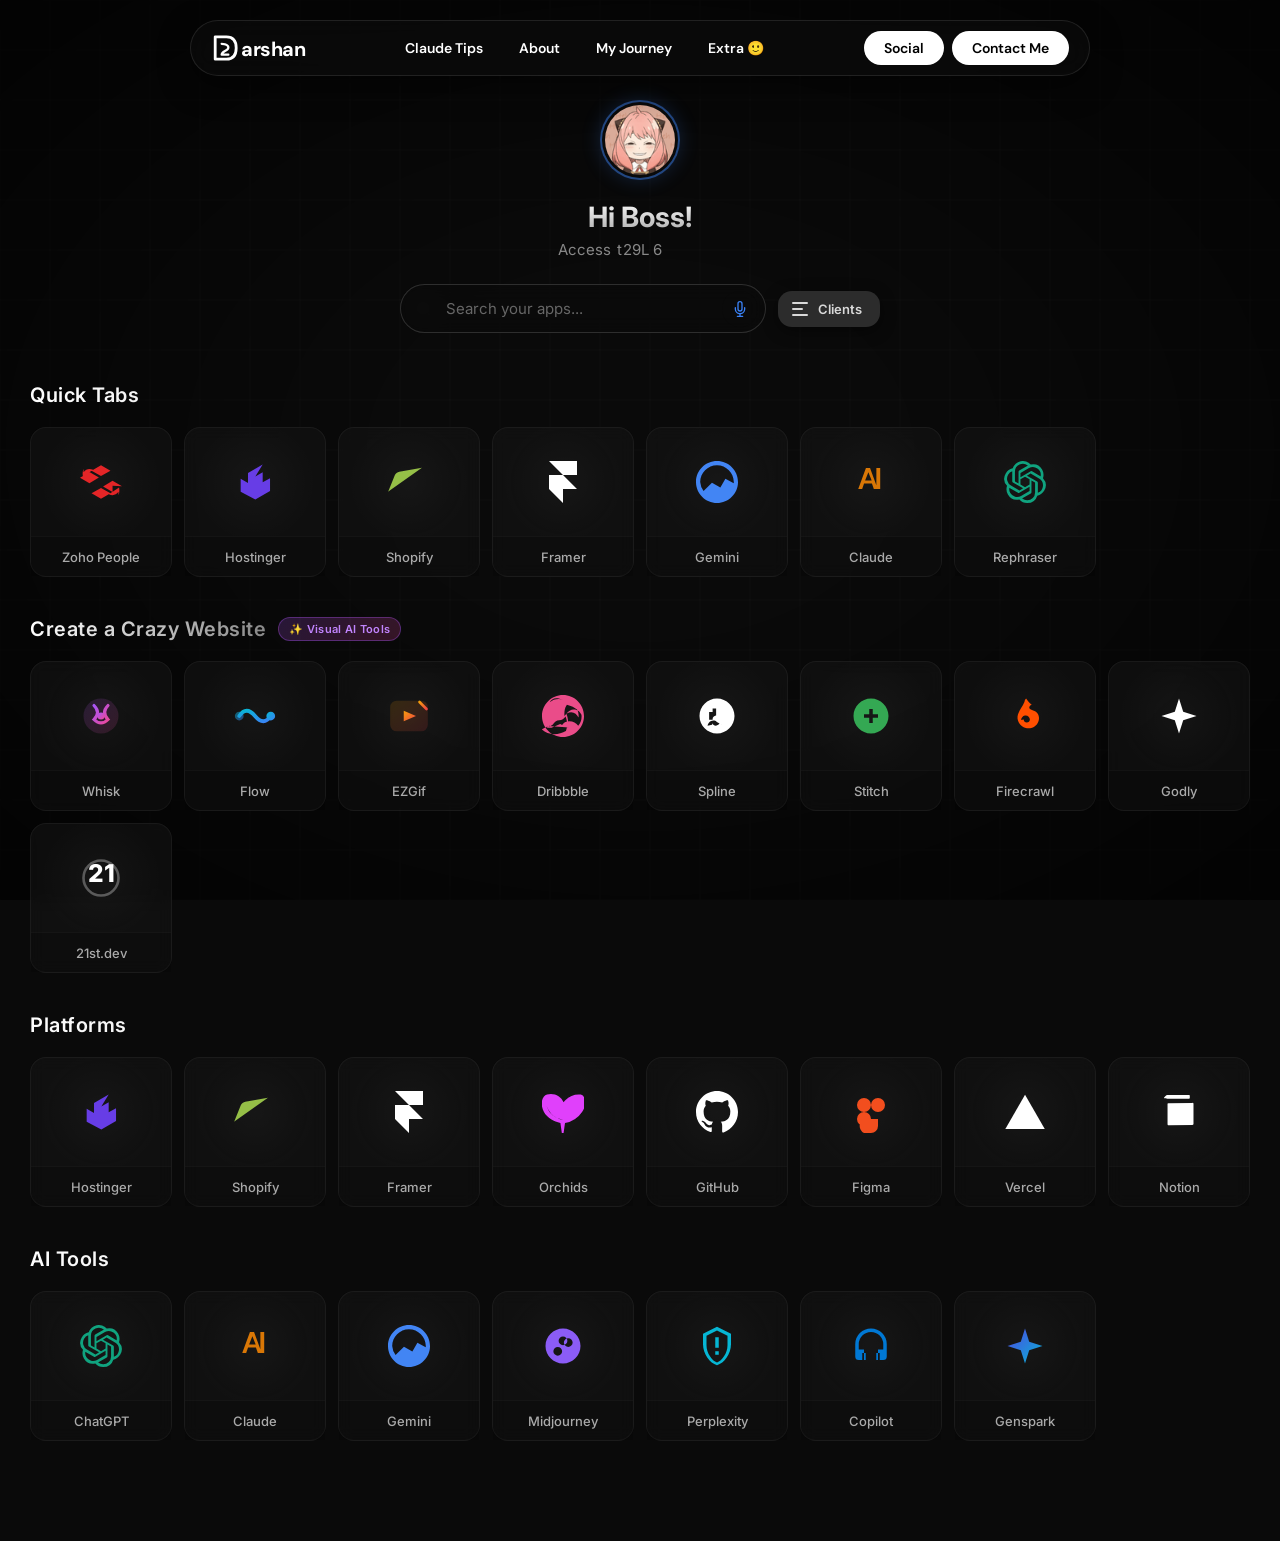
<file: index.html>
<!DOCTYPE html>
<html lang="en">

<head>
    <meta charset="UTF-8">
    <meta name="viewport" content="width=device-width, initial-scale=1.0">
    <title>Darshan's Workspace</title>
    <meta name="description"
        content="A high-performance interactive landing page featuring a kinetic canvas grid and modern platform cards.">

    <!-- Open Graph / Social Meta Tags -->
    <meta property="og:title" content="Darshan's Workspace">
    <meta property="og:description"
        content="A high-performance interactive landing page featuring a kinetic canvas grid and modern platform cards.">
    <meta property="og:type" content="website">
    <meta property="og:url" content="https://frankys.site/">
    <meta property="og:image" content="https://frankys.site/src/profile.png">

    <!-- Modern Font -->
    <link rel="preconnect" href="https://fonts.googleapis.com">
    <link rel="preconnect" href="https://fonts.gstatic.com" crossorigin>
    <link
        href="https://fonts.googleapis.com/css2?family=Inter:wght@400;500;600;700&family=DM+Sans:wght@400;500;600;700&display=swap"
        rel="stylesheet">

    <!-- FontAwesome Removed (replaced with SVGs) -->

    <!-- Stylesheet & Preload -->
    <link rel="preload" href="styles.css" as="style">
    <link rel="stylesheet" href="styles.css">

    <!-- Favicon -->
    <link rel="icon" type="image/svg+xml" href="src/favicon.svg">
</head>

<body>

    <div class="nav-wrapper">
        <nav>
            <!-- Logo -->
            <div class="logo">
                <svg width="28" height="28" viewBox="0 0 100 100" fill="none" xmlns="http://www.w3.org/2000/svg">
                    <path d="M15 10 L15 90 L55 90 C80 90 90 75 90 50 C90 25 80 10 55 10 Z" fill="none" stroke="white"
                        stroke-width="10" stroke-linejoin="round" />
                    <path d="M38 35 C38 35 62 35 62 48 C62 61 38 61 38 74 C38 74 62 74 62 74" fill="none" stroke="white"
                        stroke-width="8" stroke-linecap="round" stroke-linejoin="round" />
                </svg>
                <span class="logo-text" id="logoText">arshan</span>
            </div>

            <!-- Mobile Menu Toggle -->
            <div class="mobile-menu-btn" id="mobileMenuBtn">
                <span></span><span></span><span></span>
            </div>

            <!-- Nav links -->
            <ul class="nav-links" id="navLinks">
                <div class="pill" id="pill"></div>
                <li><a href="claude-tips">Claude Tips</a></li>
                <li><a href="#">About</a></li>
                <li><a href="#">My Journey</a></li>
                <li><a href="#">Extra 🙂</a></li>
            </ul>

            <!-- Social + Contact CTA -->
            <div class="nav-cta-group">
                <button id="socialTrigger" class="cta-btn">Social</button>
                <button id="contactBtn" class="cta-btn">Contact Me</button>
            </div>
        </nav>
    </div>

    <div id="canvas-container">
        <canvas id="kinetic-grid"></canvas>
    </div>

    <div class="vignette"></div>

    <main class="main-content">
        <!-- User Welcome Section -->
        <header class="user-header">
            <div class="profile-wrapper">
                <img src="src/profile.png" alt="User Profile" class="profile-img" width="80" height="80" loading="lazy">
            </div>
            <h1 class="greeting" id="greetingText">Hi Boss!</h1>
            <p class="tagline" id="taglineText">Access your workspace</p>

            <!-- Search Bar & File Manager -->
            <div class="search-wrapper">
                <div class="search-container">
                    <svg class="search-icon" xmlns="http://www.w3.org/2000/svg" width="16" height="16"
                        viewBox="0 0 24 24" fill="none" stroke="currentColor" stroke-width="2" stroke-linecap="round"
                        stroke-linejoin="round">
                        <circle cx="11" cy="11" r="8"></circle>
                        <line x1="21" y1="21" x2="16.65" y2="16.65"></line>
                    </svg>
                    <input type="text" class="search-input" id="platformSearch" placeholder="Search your apps..."
                        autocomplete="off">
                    <button class="mic-button" id="micButton" title="Voice command">
                        <svg xmlns="http://www.w3.org/2000/svg" width="16" height="16" viewBox="0 0 24 24" fill="none"
                            stroke="currentColor" stroke-width="2" stroke-linecap="round" stroke-linejoin="round">
                            <path d="M12 1a3 3 0 0 0-3 3v8a3 3 0 0 0 6 0V4a3 3 0 0 0-3-3z"></path>
                            <path d="M19 10v2a7 7 0 0 1-14 0v-2"></path>
                            <line x1="12" y1="19" x2="12" y2="23"></line>
                            <line x1="8" y1="23" x2="16" y2="23"></line>
                        </svg>
                    </button>
                </div>
                <!-- Client Manager persistent pill -->
                <button class="client-pill" id="clientManagerTrigger" title="Client Manager">
                    <div class="client-pill-bars">
                        <div class="client-pill-bar"></div>
                        <div class="client-pill-bar"></div>
                        <div class="client-pill-bar"></div>
                    </div>
                    <span>Clients</span>
                </button>
            </div>
        </header>

        <!-- Category: Quick Tabs -->
        <section class="category-section">
            <h2 class="category-title">Quick Tabs</h2>
            <div class="cards-grid">
                <!-- Zoho People -->
                <a href="https://people.zoho.in/hoverspeople/zp#home/myspace/overview-actionlist" target="_blank"
                    rel="noopener noreferrer" class="platform-card card-zoho" data-name="zoho people"
                    data-category="quick-tabs">
                    <div class="card-icon-area">
                        <svg viewBox="0 0 24 24" width="42" height="42" fill="#e42527">
                            <path
                                d="M2.04 4.38c-.39.9-.54 1.86-.54 2.82 0 .54.06 1.08.18 1.62L7.5 5.04c-.66-.36-1.38-.54-2.16-.54-1.2 0-2.34.6-3.3 1.88zm19.92 15.24c.39-.9.54-1.86.54-2.82 0-.54-.06-1.08-.18-1.62l-5.82 3.78c.66.36 1.38.54 2.16.54 1.2 0 2.34-.6 3.3-1.88zM12 2.4l-5.4 3.12L12 8.64l5.4-3.12L12 2.4zm-6.6 3.84L0 9.6l5.4 3.12 5.4-3.36-5.4-3.12zm13.2 7.92L24 14.4l-5.4-3.12-5.4 3.36 5.4 3.12zM12 15.36l-5.4 3.12L12 21.6l5.4-3.12L12 15.36z" />
                        </svg>
                    </div>
                    <div class="card-footer">
                        <span class="card-name">Zoho People</span>
                    </div>
                </a>

                <!-- Hostinger -->
                <a href="https://www.hostinger.com/in" target="_blank" rel="noopener noreferrer"
                    class="platform-card card-hostinger" data-name="hostinger" data-category="quick-tabs">
                    <div class="card-icon-area">
                        <svg viewBox="0 0 24 24" width="42" height="42" fill="#673de6">
                            <path
                                d="M16.39 2L8.01 6.81v5.81l-4.2-2.41v7.41L12.19 22l8.4-4.8V9.8L16.39 12.2V6.39L12.19 8.8 16.39 2z" />
                        </svg>
                    </div>
                    <div class="card-footer">
                        <span class="card-name">Hostinger</span>
                    </div>
                </a>

                <!-- Shopify -->
                <a href="https://www.shopify.com/in/store-login" target="_blank" rel="noopener noreferrer"
                    class="platform-card card-shopify" data-name="shopify" data-category="quick-tabs">
                    <div class="card-icon-area">
                        <svg viewBox="0 0 24 24" width="42" height="42" fill="#95BF47">
                            <path
                                d="M19.388 3.868L6.463 6.136c-1.096.192-2.124.968-2.585 1.983L.085 17.568c-.147.33-.217.689-.2.10.45l.135 1.046c.148.81.658 1.474 1.344 1.907L11.517 24s.192-.046.302-.061c.421-.056.84-.132 1.26-.179l.974-.11c.234-.027.468-.06.702-.1.52-.09 1.04-.17 1.562-.276l.13-.027c.483-.099.966-.208 1.45-.33.315-.08.627-.163.939-.248.513-.138 1.026-.284 1.536-.441l.132-.042c.488-.152.973-.312 1.455-.484.288-.102.576-.208.86-.318C23.518 21.056 24 20.472 24 19.67l-.465-3.085L21.785 4.502c-.156-1.107-.957-1.423-2.397-1.634zM10.74 3.7c1.378-.292 2.657-.59 3.064-.698 2.05-.536 2.074-1.897 1.972-2.222-.102-.324-.716-.94-.716-.94s-.899.412-2.457 1.3c-.612.35-2.078 1.408-2.618 1.83-2.25 1.76-2.5 3.342-2.5 3.342s0 0-.012-.01V6.302c0 .012 0 .012 0 .012s.932-1.802 3.268-2.602z" />
                        </svg>
                    </div>
                    <div class="card-footer">
                        <span class="card-name">Shopify</span>
                    </div>
                </a>

                <!-- Framer -->
                <a href="https://framer.com/login" target="_blank" rel="noopener noreferrer"
                    class="platform-card card-framer" data-name="framer" data-category="quick-tabs">
                    <div class="card-icon-area">
                        <svg viewBox="0 0 24 24" width="42" height="42" fill="white">
                            <path d="M4 0h16v8h-8zM4 8h8l8 8H4zM4 16h8v8z" />
                        </svg>
                    </div>
                    <div class="card-footer">
                        <span class="card-name">Framer</span>
                    </div>
                </a>

                <!-- Gemini -->
                <a href="https://gemini.google.com/" target="_blank" rel="noopener noreferrer"
                    class="platform-card card-gemini" data-name="gemini" data-category="quick-tabs">
                    <div class="card-icon-area">
                        <svg viewBox="0 0 24 24" width="42" height="42" fill="#4285f4">
                            <path
                                d="M12 0C5.352 0 0 5.352 0 12s5.352 12 12 12 12-5.352 12-12S18.648 0 12 0zm0 2.4c5.28 0 9.6 4.32 9.6 9.6 0 .24-.024.48-.048.72L16.8 10.08l-2.88 5.04-4.8-2.76L4.32 17.16A9.556 9.556 0 0 1 2.4 12c0-5.28 4.32-9.6 9.6-9.6z" />
                        </svg>
                    </div>
                    <div class="card-footer">
                        <span class="card-name">Gemini</span>
                    </div>
                </a>

                <!-- Claude -->
                <a href="https://claude.ai/" target="_blank" rel="noopener noreferrer" class="platform-card card-claude"
                    data-name="claude" data-category="quick-tabs">
                    <div class="card-icon-area">
                        <svg viewBox="0 0 24 24" width="42" height="42" fill="#d97706">
                            <path
                                d="M4.709 15.955l4.397-11.91h2.347l4.396 11.91h-2.236l-1.09-3.126H8.037l-1.09 3.126H4.709zm3.921-4.873h3.745L10.5 6.38h-.003l-1.867 4.702zM15.07 4.045h2.187v11.91H15.07z" />
                        </svg>
                    </div>
                    <div class="card-footer">
                        <span class="card-name">Claude</span>
                    </div>
                </a>

                <!-- Rephraser -->
                <a href="https://chatgpt.com/g/g-698d82da2df48191bc5dbcfa60f0830e-hovers-rephraser" target="_blank"
                    rel="noopener noreferrer" class="platform-card card-chatgpt" data-name="rephraser"
                    data-category="quick-tabs">
                    <div class="card-icon-area">
                        <svg viewBox="0 0 24 24" width="42" height="42" fill="#10a37f">
                            <path
                                d="M22.282 9.821a5.985 5.985 0 0 0-.516-4.91 6.046 6.046 0 0 0-6.51-2.9A6.065 6.065 0 0 0 4.981 4.18a5.998 5.998 0 0 0-3.998 2.9 6.042 6.042 0 0 0 .743 7.097 5.98 5.98 0 0 0 .51 4.911 6.051 6.051 0 0 0 6.515 2.9A5.985 5.985 0 0 0 13.26 24a6.056 6.056 0 0 0 5.772-4.206 5.99 5.99 0 0 0 3.997-2.9 6.056 6.056 0 0 0-.747-7.073zM13.26 22.43a4.476 4.476 0 0 1-2.876-1.04l.141-.081 4.779-2.758a.795.795 0 0 0 .392-.681v-6.737l2.02 1.168a.071.071 0 0 1 .038.052v5.583a4.504 4.504 0 0 1-4.494 4.494zM3.6 18.304a4.47 4.47 0 0 1-.535-3.014l.142.085 4.783 2.759a.771.771 0 0 0 .78 0l5.843-3.369v2.332a.08.08 0 0 1-.033.062L9.74 19.95a4.5 4.5 0 0 1-6.14-1.646zM2.34 7.896a4.485 4.485 0 0 1 2.366-1.973V11.6a.766.766 0 0 0 .388.676l5.815 3.355-2.02 1.168a.076.076 0 0 1-.071 0l-4.83-2.786A4.504 4.504 0 0 1 2.34 7.872zm16.597 3.855l-5.833-3.387L15.119 7.2a.076.076 0 0 1 .071 0l4.83 2.791a4.494 4.494 0 0 1-.676 8.105v-5.678a.79.79 0 0 0-.407-.667zm2.01-3.023l-.141-.085-4.774-2.782a.776.776 0 0 0-.785 0L9.409 9.23V6.897a.066.066 0 0 1 .028-.061l4.83-2.787a4.5 4.5 0 0 1 6.68 4.66zm-12.64 4.135l-2.02-1.164a.08.08 0 0 1-.038-.057V6.075a4.5 4.5 0 0 1 7.375-3.453l-.142.08L8.704 5.46a.795.795 0 0 0-.393.681zm1.097-2.365l2.602-1.5 2.607 1.5v2.999l-2.597 1.5-2.607-1.5z" />
                        </svg>
                    </div>
                    <div class="card-footer">
                        <span class="card-name">Rephraser</span>
                    </div>
                </a>
            </div>
        </section>

        <!-- Category: Create a Crazy Website -->
        <section class="category-section">
            <div class="crazy-section-header">
                <h2 class="category-title">Create a Crazy Website</h2>
                <span class="crazy-badge">✨ Visual AI Tools</span>
            </div>
            <div class="cards-grid">

                <!-- Whisk Card -->
                <a href="https://labs.google/fx/tools/whisk" target="_blank" rel="noopener noreferrer" class="platform-card card-whisk" data-name="whisk" data-category="crazy-website">
                    <div class="tool-tooltip">Generate AI image variations</div>
                    <div class="card-icon-area">
                        <svg viewBox="0 0 24 24" width="42" height="42" fill="none">
                            <defs>
                                <linearGradient id="whiskGrad" x1="0" y1="0" x2="1" y2="1">
                                    <stop offset="0%" stop-color="#a855f7" />
                                    <stop offset="100%" stop-color="#ec4899" />
                                </linearGradient>
                            </defs>
                            <circle cx="12" cy="12" r="10" fill="url(#whiskGrad)" opacity="0.15" />
                            <path d="M8 6 Q12 10 8 14 Q12 18 16 14 Q12 10 16 6" stroke="url(#whiskGrad)" stroke-width="1.8" fill="none" stroke-linecap="round" />
                            <circle cx="12" cy="12" r="2" fill="url(#whiskGrad)" />
                        </svg>
                    </div>
                    <div class="card-footer">
                        <span class="card-name">Whisk</span>
                    </div>
                </a>

                <!-- Flow Card -->
                <a href="https://labs.google/fx/tools/flow" target="_blank" rel="noopener noreferrer" class="platform-card card-flow" data-name="flow" data-category="crazy-website">
                    <div class="tool-tooltip">Create cinematic AI videos</div>
                    <div class="card-icon-area">
                        <svg viewBox="0 0 24 24" width="42" height="42" fill="none">
                            <defs>
                                <linearGradient id="flowGrad" x1="0" y1="0" x2="1" y2="1">
                                    <stop offset="0%" stop-color="#06b6d4" />
                                    <stop offset="100%" stop-color="#3b82f6" />
                                </linearGradient>
                            </defs>
                            <path d="M3 12 Q7 6 12 12 Q17 18 21 12" stroke="url(#flowGrad)" stroke-width="2.2" fill="none" stroke-linecap="round" />
                            <circle cx="21" cy="12" r="2.5" fill="url(#flowGrad)" />
                            <circle cx="3" cy="12" r="2.5" fill="url(#flowGrad)" opacity="0.5" />
                        </svg>
                    </div>
                    <div class="card-footer">
                        <span class="card-name">Flow</span>
                    </div>
                </a>

                <!-- EZGif Card -->
                <a href="https://ezgif.com/" target="_blank" rel="noopener noreferrer" class="platform-card card-ezgif" data-name="ezgif" data-category="crazy-website">
                    <div class="tool-tooltip">Convert, optimize & edit GIFs</div>
                    <div class="card-icon-area">
                        <svg viewBox="0 0 24 24" width="42" height="42" fill="none">
                            <defs>
                                <linearGradient id="ezGrad" x1="0" y1="0" x2="1" y2="1">
                                    <stop offset="0%" stop-color="#f59e0b" />
                                    <stop offset="100%" stop-color="#ef4444" />
                                </linearGradient>
                            </defs>
                            <rect x="2" y="4" width="20" height="16" rx="3" fill="url(#ezGrad)" opacity="0.15" stroke="url(#ezGrad)" stroke-width="1.5" />
                            <polygon points="9,9 9,15 16,12" fill="url(#ezGrad)" />
                            <path d="M18 4 L22 8" stroke="url(#ezGrad)" stroke-width="1.5" stroke-linecap="round" />
                        </svg>
                    </div>
                    <div class="card-footer">
                        <span class="card-name">EZGif</span>
                    </div>
                </a>

                <!-- Dribbble Card -->
                <a href="https://dribbble.com/" target="_blank" rel="noopener noreferrer" class="platform-card card-dribbble" data-name="dribbble" data-category="crazy-website">
                    <div class="tool-tooltip">Discover top design portfolios</div>
                    <div class="card-icon-area">
                        <svg viewBox="0 0 24 24" width="42" height="42" fill="#ea4c89">
                            <path d="M12 0C5.373 0 0 5.373 0 12s5.373 12 12 12 12-5.373 12-12S18.627 0 12 0zm8.016 8.35c.677 1.09.913 2.37.913 3.65 0 .285-.027.568-.063.85-.92-1.782-2.185-3.033-4.228-3.033-1.6 0-2.887.892-3.834 2.19-.07-2.344.02-4.524 1.258-6.19l.138-.184c2.51.523 4.5 1.764 5.816 2.716zm-5.748-4.59c-1.353-.956-3.003-1.516-4.768-1.516-1.928 0-3.722.695-5.116 1.848.74-1.253 1.942-2.3 3.99-2.3.935 0 2.215.342 3.67.99l.056.027 2.168 1.95zm-9.352 1.986c-1.554 1.542-2.518 3.73-2.518 6.13-.004 2.383 1.002 4.566 2.58 6.096 1.358-1.393 2.05-3.237 2.05-4.88 0-2.457-1.1-4.282-2.618-5.75l-.014-.015.52-1.583zm1.18 11.233c.96-1.523 2.228-2.54 3.75-2.54 1.516 0 2.756-.99 3.59-2.222 1.487 3.514.814 6.757.213 8.305-1.916 1.156-4.28 1.838-6.75 1.838-2.67 0-5.122-1.025-6.958-2.733 1.625-1.07 3.967-1.872 6.155-2.648zM15.454 18.5c-.752-1.638-.135-4.47-1.488-7.792 1.054-1.43 2.476-2.41 4.195-2.41 2.2 0 3.518 1.343 4.387 3.01.298 2.288-.34 4.536-1.845 6.31-.96-1.535-3.033-2.61-5.064-2.61-2.023 0-3.327.973-4.135 2.15l-1.092-.56-4.996 2.1a10.01 10.01 0 0 1-2.88-.13c.278-.293.574-.572.884-.836z" />
                        </svg>
                    </div>
                    <div class="card-footer">
                        <span class="card-name">Dribbble</span>
                    </div>
                </a>

                <!-- Spline Card -->
                <a href="https://spline.design/" target="_blank" rel="noopener noreferrer" class="platform-card card-spline" data-name="spline" data-category="crazy-website">
                    <div class="tool-tooltip">3D web design & modeling</div>
                    <div class="card-icon-area">
                        <svg viewBox="0 0 24 24" width="42" height="42" fill="#fff">
                            <path d="M12 2C6.48 2 2 6.48 2 12s4.48 10 10 10 10-4.48 10-10S17.52 2 12 2zm3.8 15.6l-2.4-1.3c-.6.8-1.4 1.2-2.2 1.2s-1.4-.4-1.8-1.2h-.1c0 .2 0 .4-.1.7l-2.6.5c.2-1.1.9-2.1 2-2.6.4-.2.8-.3 1.3-.3.8 0 1.5.3 2 .8zM9.5 9.7v-2h2v4h-.1c-1.1.2-1.9 1.1-1.9 2v.4h-2V9.7z" />
                        </svg>
                    </div>
                    <div class="card-footer">
                        <span class="card-name">Spline</span>
                    </div>
                </a>

                <!-- Stitch Card -->
                <a href="https://stitch.withgoogle.com" target="_blank" rel="noopener noreferrer" class="platform-card card-stitch" data-name="stitch" data-category="crazy-website">
                    <div class="tool-tooltip">Collaborative design with Google</div>
                    <div class="card-icon-area">
                        <svg viewBox="0 0 24 24" width="42" height="42" fill="#34a853">
                            <path d="M12 2C6.48 2 2 6.48 2 12s4.48 10 10 10 10-4.48 10-10S17.52 2 12 2zm4 11h-3v3h-2v-3H8v-2h3V8h2v3h3v2z" />
                        </svg>
                    </div>
                    <div class="card-footer">
                        <span class="card-name">Stitch</span>
                    </div>
                </a>

                <!-- Firecrawl Card -->
                <a href="https://www.firecrawl.dev/" target="_blank" rel="noopener noreferrer" class="platform-card card-firecrawl" data-name="firecrawl" data-category="crazy-website">
                    <div class="tool-tooltip">Data extraction of website</div>
                    <div class="card-icon-area">
                        <svg viewBox="0 0 24 24" width="42" height="42" fill="#ff4f00">
                            <path d="M11.64 4c-.88 2.37-2.6 4-3.63 7.07-1.14 3.42 1.07 7.02 4.41 7.82 3.63.87 7.23-1.6 7.57-5.23.11-1.23-.27-2.5-1.03-3.41-.69-.82-1.6-1.33-2.62-1.57-.45-.11-.88-.28-1.28-.53-.8-.5-.87-1.62-.03-2.18l.8-.52C14.7 4.7 13.56 3.5 12.63 2 11.4 3.01 11.85 4.53 11.64 4zm-1.85 10.3c0-1.25.93-2.34 2.14-2.6 1.45-.31 2.84.81 2.84 2.3 0 .97-.78 1.75-1.75 1.75-.97 0-1.75-.78-1.75-1.75z"/>
                        </svg>
                    </div>
                    <div class="card-footer">
                        <span class="card-name">Firecrawl</span>
                    </div>
                </a>

                <!-- Godly Card -->
                <a href="https://godly.website/" target="_blank" rel="noopener noreferrer" class="platform-card card-godly" data-name="godly" data-category="crazy-website">
                    <div class="tool-tooltip">Astronomically good web design</div>
                    <div class="card-icon-area">
                        <svg viewBox="0 0 24 24" width="42" height="42" fill="none">
                            <path d="M12 2l2.4 7.6L22 12l-7.6 2.4L12 22l-2.4-7.6L2 12l7.6-2.4L12 2z" fill="#fff"/>
                        </svg>
                    </div>
                    <div class="card-footer">
                        <span class="card-name">Godly</span>
                    </div>
                </a>

                <!-- 21st.dev Card -->
                <a href="https://21st.dev/" target="_blank" rel="noopener noreferrer" class="platform-card card-21st" data-name="21st.dev" data-category="crazy-website">
                    <div class="tool-tooltip">UI Components and SDKs</div>
                    <div class="card-icon-area">
                        <svg viewBox="0 0 24 24" width="42" height="42" fill="none">
                            <text x="50%" y="60%" font-size="14" font-weight="800" fill="#fff" text-anchor="middle" font-family="Inter, sans-serif">21</text>
                            <circle cx="12" cy="12" r="10" stroke="#fff" stroke-width="1.5" opacity="0.3"/>
                        </svg>
                    </div>
                    <div class="card-footer">
                        <span class="card-name">21st.dev</span>
                    </div>
                </a>

            </div>
        </section>

        <!-- Category: Platforms -->
        <section class="category-section">
            <h2 class="category-title">Platforms</h2>
            <div class="cards-grid">
                <!-- Card 1: Hostinger -->
                <a href="https://auth.hostinger.com/in/login" target="_blank" rel="noopener noreferrer"
                    class="platform-card card-hostinger" data-name="hostinger" data-category="platforms">
                    <div class="card-icon-area">
                        <svg viewBox="0 0 24 24" width="42" height="42" fill="#673de6">
                            <path
                                d="M16.39 2L8.01 6.81v5.81l-4.2-2.41v7.41L12.19 22l8.4-4.8V9.8L16.39 12.2V6.39L12.19 8.8 16.39 2z" />
                        </svg>
                    </div>
                    <div class="card-footer">
                        <span class="card-name">Hostinger</span>
                    </div>
                </a>

                <!-- Card 2: Shopify -->
                <a href="https://www.shopify.com/in/store-login" target="_blank" rel="noopener noreferrer"
                    class="platform-card card-shopify" data-name="shopify" data-category="platforms">
                    <div class="card-icon-area">
                        <svg viewBox="0 0 24 24" width="42" height="42" fill="#95BF47">
                            <path
                                d="M19.388 3.868L6.463 6.136c-1.096.192-2.124.968-2.585 1.983L.085 17.568c-.147.33-.217.689-.2.10.45l.135 1.046c.148.81.658 1.474 1.344 1.907L11.517 24s.192-.046.302-.061c.421-.056.84-.132 1.26-.179l.974-.11c.234-.027.468-.06.702-.1.52-.09 1.04-.17 1.562-.276l.13-.027c.483-.099.966-.208 1.45-.33.315-.08.627-.163.939-.248.513-.138 1.026-.284 1.536-.441l.132-.042c.488-.152.973-.312 1.455-.484.288-.102.576-.208.86-.318C23.518 21.056 24 20.472 24 19.67l-.465-3.085L21.785 4.502c-.156-1.107-.957-1.423-2.397-1.634zM10.74 3.7c1.378-.292 2.657-.59 3.064-.698 2.05-.536 2.074-1.897 1.972-2.222-.102-.324-.716-.94-.716-.94s-.899.412-2.457 1.3c-.612.35-2.078 1.408-2.618 1.83-2.25 1.76-2.5 3.342-2.5 3.342s0 0-.012-.01V6.302c0 .012 0 .012 0 .012s.932-1.802 3.268-2.602z" />
                        </svg>
                    </div>
                    <div class="card-footer">
                        <span class="card-name">Shopify</span>
                    </div>
                </a>

                <!-- Card 3: Framer -->
                <a href="https://framer.com/login" target="_blank" rel="noopener noreferrer"
                    class="platform-card card-framer" data-name="framer" data-category="platforms">
                    <div class="card-icon-area">
                        <svg viewBox="0 0 24 24" width="42" height="42" fill="white">
                            <path d="M4 0h16v8h-8zM4 8h8l8 8H4zM4 16h8v8z" />
                        </svg>
                    </div>
                    <div class="card-footer">
                        <span class="card-name">Framer</span>
                    </div>
                </a>

                <!-- Card 4: Orchids -->
                <a href="https://www.orchids.app/" target="_blank" rel="noopener noreferrer"
                    class="platform-card card-orchids" data-name="orchids" data-category="platforms">
                    <div class="card-icon-area">
                        <svg class="card-orchids-icon" viewBox="0 0 24 24" width="42" height="42" fill="currentColor">
                            <path
                                d="M21.116 2.05a10.978 10.978 0 0 0-7.79 3.197c-.36.357-.697.74-.997 1.144C10.796 3.065 7.02.932 2.887 2.046c-1.398.376-2.613 2.022-2.88 3.513-.396 2.222.013 4.505 1.11 6.446 1.956 3.447 5.753 5.452 9.4 6.302L11.332 24h1l.816-5.71a14.735 14.735 0 0 0 9.743-6.273c1.107-1.464 1.666-3.21 1.666-5.008.006-4.326-1.503-4.992-3.441-4.959zM12 16.59c-3.18-.75-6.527-2.52-8.31-5.63-1.025-1.782-1.398-3.92-.993-5.91-.497 2.091-.044 4.35 1.258 6.138A10.372 10.372 0 0 0 10.835 16.2L12 16.59z" />
                        </svg>
                    </div>
                    <div class="card-footer">
                        <span class="card-name">Orchids</span>
                    </div>
                </a>

                <!-- Card 5: GitHub -->
                <a href="https://github.com/login" target="_blank" rel="noopener noreferrer"
                    class="platform-card card-github" data-name="github" data-category="platforms">
                    <div class="card-icon-area">
                        <svg class="card-github-icon" viewBox="0 0 24 24" width="42" height="42" fill="currentColor">
                            <path
                                d="M12 0C5.37 0 0 5.373 0 12c0 5.302 3.438 9.8 8.205 11.385.6.113.82-.258.82-.577 0-.285-.01-1.04-.015-2.04-3.338.724-4.042-1.61-4.042-1.61C4.422 18.07 3.633 17.7 3.633 17.7c-1.087-.744.084-.729.084-.729 1.205.084 1.838 1.236 1.838 1.236 1.07 1.835 2.809 1.305 3.495.998.108-.776.417-1.305.76-1.605-2.665-.3-5.466-1.332-5.466-5.93 0-1.31.465-2.38 1.235-3.22-.135-.303-.54-1.523.105-3.176 0 0 1.005-.322 3.3 1.23.96-.267 1.98-.399 3-.405 1.02.006 2.04.138 3 .405 2.28-1.552 3.285-1.23 3.285-1.23.645 1.653.24 2.873.12 3.176.765.84 1.23 1.91 1.23 3.22 0 4.61-2.805 5.625-5.475 5.92.42.36.81 1.096.81 2.22 0 1.606-.015 2.896-.015 3.286 0 .315.21.69.825.57C20.565 21.795 24 17.298 24 12c0-6.627-5.373-12-12-12z" />
                        </svg>
                    </div>
                    <div class="card-footer">
                        <span class="card-name">GitHub</span>
                    </div>
                </a>

                <!-- Card 6: Figma -->
                <a href="https://www.figma.com/login" target="_blank" rel="noopener noreferrer"
                    class="platform-card card-figma" data-name="figma" data-category="platforms">
                    <div class="card-icon-area">
                        <svg class="card-figma-icon" viewBox="0 0 24 24" width="42" height="42" fill="currentColor">
                            <path
                                d="M8 12a4 4 0 1 0 0-8 4 4 0 0 0 0 8zm8-8a4 4 0 1 0 0 8 4 4 0 0 0 0-8zM8 20a4 4 0 1 0 0-8 4 4 0 0 0 0 8zm4 4a4 4 0 0 0 4-4v-4H8a4 4 0 0 0 4 8z" />
                        </svg>
                    </div>
                    <div class="card-footer">
                        <span class="card-name">Figma</span>
                    </div>
                </a>

                <!-- Card 7: Vercel -->
                <a href="https://vercel.com/login" target="_blank" rel="noopener noreferrer"
                    class="platform-card card-vercel" data-name="vercel" data-category="platforms">
                    <div class="card-icon-area">
                        <svg viewBox="0 0 75 65" width="40" height="40" fill="white">
                            <path d="M37.59.25l36.95 64H.64z" />
                        </svg>
                    </div>
                    <div class="card-footer">
                        <span class="card-name">Vercel</span>
                    </div>
                </a>

                <!-- Card 8: Notion -->
                <a href="https://www.notion.so/login" target="_blank" rel="noopener noreferrer"
                    class="platform-card card-notion" data-name="notion" data-category="platforms">
                    <div class="card-icon-area">
                        <svg viewBox="0 0 24 24" width="42" height="42" fill="white">
                            <path
                                d="M4.459 4.208c.234.166.498.248.87.248l12.342-.015c.372 0 .496-.124.496-.372v-1.24c0-.248-.124-.496-.496-.496L5.33 2.348c-.372 0-.744.124-.868.372l-.868.868c-.248.248-.124.496.124.62zm.992 2.976v11.656c0 .496.248.868.744.744l13.462-.124c.496-.124.62-.372.62-.744V7.308c0-.372-.248-.62-.62-.496l-13.462.124c-.496 0-.744.248-.744.248z" />
                        </svg>
                    </div>
                    <div class="card-footer">
                        <span class="card-name">Notion</span>
                    </div>
                </a>
            </div>
        </section>

        <!-- Category: AI Tools -->
        <section class="category-section">
            <h2 class="category-title">AI Tools</h2>
            <div class="cards-grid">
                <!-- Card 9: ChatGPT -->
                <a href="https://chat.openai.com/" target="_blank" rel="noopener noreferrer"
                    class="platform-card card-chatgpt" data-name="chatgpt" data-category="ai-tools">
                    <div class="card-icon-area">
                        <svg viewBox="0 0 24 24" width="42" height="42" fill="#10a37f">
                            <path
                                d="M22.282 9.821a5.985 5.985 0 0 0-.516-4.91 6.046 6.046 0 0 0-6.51-2.9A6.065 6.065 0 0 0 4.981 4.18a5.998 5.998 0 0 0-3.998 2.9 6.042 6.042 0 0 0 .743 7.097 5.98 5.98 0 0 0 .51 4.911 6.051 6.051 0 0 0 6.515 2.9A5.985 5.985 0 0 0 13.26 24a6.056 6.056 0 0 0 5.772-4.206 5.99 5.99 0 0 0 3.997-2.9 6.056 6.056 0 0 0-.747-7.073zM13.26 22.43a4.476 4.476 0 0 1-2.876-1.04l.141-.081 4.779-2.758a.795.795 0 0 0 .392-.681v-6.737l2.02 1.168a.071.071 0 0 1 .038.052v5.583a4.504 4.504 0 0 1-4.494 4.494zM3.6 18.304a4.47 4.47 0 0 1-.535-3.014l.142.085 4.783 2.759a.771.771 0 0 0 .78 0l5.843-3.369v2.332a.08.08 0 0 1-.033.062L9.74 19.95a4.5 4.5 0 0 1-6.14-1.646zM2.34 7.896a4.485 4.485 0 0 1 2.366-1.973V11.6a.766.766 0 0 0 .388.676l5.815 3.355-2.02 1.168a.076.076 0 0 1-.071 0l-4.83-2.786A4.504 4.504 0 0 1 2.34 7.872zm16.597 3.855l-5.833-3.387L15.119 7.2a.076.076 0 0 1 .071 0l4.83 2.791a4.494 4.494 0 0 1-.676 8.105v-5.678a.79.79 0 0 0-.407-.667zm2.01-3.023l-.141-.085-4.774-2.782a.776.776 0 0 0-.785 0L9.409 9.23V6.897a.066.066 0 0 1 .028-.061l4.83-2.787a4.5 4.5 0 0 1 6.68 4.66zm-12.64 4.135l-2.02-1.164a.08.08 0 0 1-.038-.057V6.075a4.5 4.5 0 0 1 7.375-3.453l-.142.08L8.704 5.46a.795.795 0 0 0-.393.681zm1.097-2.365l2.602-1.5 2.607 1.5v2.999l-2.597 1.5-2.607-1.5z" />
                        </svg>
                    </div>
                    <div class="card-footer">
                        <span class="card-name">ChatGPT</span>
                    </div>
                </a>

                <!-- Card 10: Claude -->
                <a href="https://claude.ai/" target="_blank" rel="noopener noreferrer" class="platform-card card-claude"
                    data-name="claude" data-category="ai-tools">
                    <div class="card-icon-area">
                        <svg viewBox="0 0 24 24" width="42" height="42" fill="#d97706">
                            <path
                                d="M4.709 15.955l4.397-11.91h2.347l4.396 11.91h-2.236l-1.09-3.126H8.037l-1.09 3.126H4.709zm3.921-4.873h3.745L10.5 6.38h-.003l-1.867 4.702zM15.07 4.045h2.187v11.91H15.07z" />
                        </svg>
                    </div>
                    <div class="card-footer">
                        <span class="card-name">Claude</span>
                    </div>
                </a>

                <!-- Card 11: Gemini -->
                <a href="https://gemini.google.com/" target="_blank" rel="noopener noreferrer"
                    class="platform-card card-gemini" data-name="gemini" data-category="ai-tools">
                    <div class="card-icon-area">
                        <svg viewBox="0 0 24 24" width="42" height="42" fill="#4285f4">
                            <path
                                d="M12 0C5.352 0 0 5.352 0 12s5.352 12 12 12 12-5.352 12-12S18.648 0 12 0zm0 2.4c5.28 0 9.6 4.32 9.6 9.6 0 .24-.024.48-.048.72L16.8 10.08l-2.88 5.04-4.8-2.76L4.32 17.16A9.556 9.556 0 0 1 2.4 12c0-5.28 4.32-9.6 9.6-9.6z" />
                        </svg>
                    </div>
                    <div class="card-footer">
                        <span class="card-name">Gemini</span>
                    </div>
                </a>

                <!-- Card 12: Midjourney -->
                <a href="https://www.midjourney.com/" target="_blank" rel="noopener noreferrer"
                    class="platform-card card-midjourney" data-name="midjourney" data-category="ai-tools">
                    <div class="card-icon-area">
                        <svg class="card-midjourney-icon" viewBox="0 0 24 24" width="42" height="42"
                            fill="currentColor">
                            <path
                                d="M12 2C6.48 2 2 6.48 2 12s4.48 10 10 10 10-4.48 10-10S17.52 2 12 2zm-3 15.5a2.5 2.5 0 1 1 0-5 2.5 2.5 0 0 1 0 5zm6-5a2.5 2.5 0 1 1 0-5 2.5 2.5 0 0 1 0 5zm-3-1a2.5 2.5 0 1 1 0-5 2.5 2.5 0 0 1 0 5z" />
                        </svg>
                    </div>
                    <div class="card-footer">
                        <span class="card-name">Midjourney</span>
                    </div>
                </a>

                <!-- Card 13: Perplexity -->
                <a href="https://www.perplexity.ai/" target="_blank" rel="noopener noreferrer"
                    class="platform-card card-perplexity" data-name="perplexity" data-category="ai-tools">
                    <div class="card-icon-area">
                        <svg viewBox="0 0 24 24" width="42" height="42" fill="#06b6d4">
                            <path
                                d="M12 1L4 5v6c0 5.55 3.84 10.74 8 12 4.16-1.26 8-6.45 8-12V5l-8-4zm0 2.18l6 3v5.32c0 4.5-3.08 8.72-6 9.94-2.92-1.22-6-5.44-6-9.94V6.18l6-3zM11 7v6h2V7h-2zm0 8v2h2v-2h-2z" />
                        </svg>
                    </div>
                    <div class="card-footer">
                        <span class="card-name">Perplexity</span>
                    </div>
                </a>

                <!-- Card 14: Copilot -->
                <a href="https://copilot.microsoft.com/" target="_blank" rel="noopener noreferrer"
                    class="platform-card card-copilot" data-name="copilot" data-category="ai-tools">
                    <div class="card-icon-area">
                        <svg class="card-copilot-icon" viewBox="0 0 24 24" width="42" height="42" fill="currentColor">
                            <path
                                d="M12 2a9 9 0 0 0-9 9v7a2 2 0 0 0 2 2h3v-6H5v-3a7 7 0 1 1 14 0v3h-3v6h3a2 2 0 0 0 2-2v-7a9 9 0 0 0-9-9zM7 16h2v4H7v-4zm8 0h2v4h-2v-4z" />
                        </svg>
                    </div>
                    <div class="card-footer">
                        <span class="card-name">Copilot</span>
                    </div>
                </a>

                <!-- Card 15: Genspark -->
                <a href="https://www.genspark.ai/" target="_blank" rel="noopener noreferrer"
                    class="platform-card card-genspark" data-name="genspark" data-category="ai-tools">
                    <div class="card-icon-area">
                        <svg viewBox="0 0 24 24" width="42" height="42" fill="none">
                            <defs>
                                <linearGradient id="gensparkGrad" x1="0" y1="0" x2="1" y2="1">
                                    <stop offset="0%" stop-color="#4F46E5" />
                                    <stop offset="100%" stop-color="#06B6D4" />
                                </linearGradient>
                            </defs>
                            <path d="M12 2l2.4 7.6L22 12l-7.6 2.4L12 22l-2.4-7.6L2 12l7.6-2.4L12 2z" fill="url(#gensparkGrad)" />
                        </svg>
                    </div>
                    <div class="card-footer">
                        <span class="card-name">Genspark</span>
                    </div>
                </a>
            </div>
        </section>
    </main>

    <!-- Client Manager Overlay -->
    <div id="clientManagerOverlay" class="client-manager-overlay">
        <!-- Close Button -->
        <button class="close-client-manager" id="closeClientManager">
            <i class="fas fa-times"></i>
        </button>
        <div class="client-cards-container" id="clientCardsContainer">
            <!-- Cards injected via JS -->
        </div>
    </div>

    <!-- Social Connect Modal -->
    <div class="sc-overlay" id="scOverlay"></div>
    <div class="sc-modal" id="scModal">
        <div class="sc-modal-inner">
            <div class="sc-modal-header">
                <span class="sc-modal-title">Connect social</span>
                <span class="sc-modal-close" id="scClose">&times;</span>
            </div>
            <div class="sc-grid">
                <!-- LinkedIn -->
                <a href="https://www.linkedin.com/" target="_blank" rel="noopener noreferrer"
                    class="sc-card sc-linkedin">
                    <div class="sc-card-icon sc-linkedin-bg">
                        <svg viewBox="0 0 24 24" fill="none">
                            <path d="M16 8a6 6 0 0 1 6 6v7h-4v-7a2 2 0 0 0-2-2 2 2 0 0 0-2 2v7h-4v-7a6 6 0 0 1 6-6z"
                                fill="#0A66C2" />
                            <rect x="2" y="9" width="4" height="12" fill="#0A66C2" />
                            <circle cx="4" cy="4" r="2" fill="#0A66C2" />
                        </svg>
                    </div>
                    <span class="sc-card-label">LinkedIn</span>
                </a>
                <!-- Medium -->
                <a href="https://medium.com/" target="_blank" rel="noopener noreferrer" class="sc-card sc-medium">
                    <div class="sc-card-icon sc-medium-bg">
                        <svg viewBox="0 0 24 24" fill="white">
                            <path
                                d="M13.54 12a6.8 6.8 0 01-6.77 6.82A6.8 6.8 0 010 12a6.8 6.8 0 016.77-6.82A6.8 6.8 0 0113.54 12zM20.96 12c0 3.54-1.51 6.42-3.38 6.42-1.87 0-3.39-2.88-3.39-6.42s1.52-6.42 3.39-6.42 3.38 2.88 3.38 6.42M24 12c0 3.17-.53 5.75-1.19 5.75-.66 0-1.19-2.58-1.19-5.75s.53-5.75 1.19-5.75C23.47 6.25 24 8.83 24 12z" />
                        </svg>
                    </div>
                    <span class="sc-card-label">Medium</span>
                </a>
                <!-- Instagram -->
                <a href="https://www.instagram.com/" target="_blank" rel="noopener noreferrer"
                    class="sc-card sc-instagram">
                    <div class="sc-card-icon sc-instagram-bg">
                        <svg viewBox="0 0 24 24" fill="white">
                            <path
                                d="M12 2.163c3.204 0 3.584.012 4.85.07 3.252.148 4.771 1.691 4.919 4.919.058 1.265.069 1.645.069 4.849 0 3.205-.012 3.584-.069 4.849-.149 3.225-1.664 4.771-4.919 4.919-1.266.058-1.644.07-4.85.07-3.204 0-3.584-.012-4.849-.07-3.26-.149-4.771-1.699-4.919-4.92-.058-1.265-.07-1.644-.07-4.849 0-3.204.013-3.583.07-4.849.149-3.227 1.664-4.771 4.919-4.919 1.266-.057 1.645-.069 4.849-.069zm0-2.163c-3.259 0-3.667.014-4.947.072-4.358.2-6.78 2.618-6.98 6.98-.059 1.281-.073 1.689-.073 4.948 0 3.259.014 3.668.072 4.948.2 4.358 2.618 6.78 6.98 6.98 1.281.058 1.689.072 4.948.072 3.259 0 3.668-.014 4.948-.072 4.354-.2 6.782-2.618 6.979-6.98.059-1.28.073-1.689.073-4.948 0-3.259-.014-3.667-.072-4.947-.196-4.354-2.617-6.78-6.979-6.98-1.281-.059-1.69-.073-4.949-.073zm0 5.838c-3.403 0-6.162 2.759-6.162 6.162s2.759 6.163 6.162 6.163 6.162-2.759 6.162-6.163c0-3.403-2.759-6.162-6.162-6.162zm0 10.162c-2.209 0-4-1.79-4-4 0-2.209 1.791-4 4-4s4 1.791 4 4c0 2.21-1.791 4-4 4zm6.406-11.845c-.796 0-1.441.645-1.441 1.44s.645 1.44 1.441 1.44c.795 0 1.439-.645 1.439-1.44s-.644-1.44-1.439-1.44z" />
                        </svg>
                    </div>
                    <span class="sc-card-label">Instagram</span>
                </a>
                <!-- Reddit -->
                <a href="https://www.reddit.com/" target="_blank" rel="noopener noreferrer" class="sc-card sc-reddit">
                    <div class="sc-card-icon sc-reddit-bg">
                        <svg viewBox="0 0 24 24" fill="#FF4500">
                            <path
                                d="M12 0A12 12 0 0 0 0 12a12 12 0 0 0 12 12 12 12 0 0 0 12-12A12 12 0 0 0 12 0zm5.01 4.744c.688 0 1.25.561 1.25 1.249a1.25 1.25 0 0 1-2.498.056l-2.597-.547-.8 3.747c1.824.07 3.48.632 4.674 1.488.308-.309.73-.491 1.207-.491.968 0 1.754.786 1.754 1.754 0 .716-.435 1.333-1.01 1.614a3.111 3.111 0 0 1 .042.52c0 2.694-3.13 4.87-7.004 4.87-3.874 0-7.004-2.176-7.004-4.87 0-.183.015-.366.043-.534A1.748 1.748 0 0 1 4.028 12c0-.968.786-1.754 1.754-1.754.463 0 .898.196 1.207.49 1.207-.883 2.878-1.43 4.744-1.487l.885-4.182a.342.342 0 0 1 .14-.197.35.35 0 0 1 .238-.042l2.906.617a1.214 1.214 0 0 1 1.108-.701zM9.25 12C8.561 12 8 12.562 8 13.25c0 .687.561 1.248 1.25 1.248.687 0 1.248-.561 1.248-1.249 0-.688-.561-1.249-1.249-1.249zm5.5 0c-.687 0-1.248.561-1.248 1.25 0 .687.561 1.248 1.249 1.248.688 0 1.249-.561 1.249-1.249 0-.687-.562-1.249-1.25-1.249zm-5.466 3.99a.327.327 0 0 0-.231.094.33.33 0 0 0 0 .463c.842.842 2.484.913 2.961.913.477 0 2.105-.056 2.961-.913a.361.361 0 0 0 .029-.463.33.33 0 0 0-.464 0c-.547.533-1.684.73-2.512.73-.828 0-1.979-.196-2.512-.73a.326.326 0 0 0-.232-.095z" />
                        </svg>
                    </div>
                    <span class="sc-card-label">Reddit</span>
                </a>
                <!-- Quora -->
                <a href="https://www.quora.com/" target="_blank" rel="noopener noreferrer" class="sc-card sc-quora">
                    <div class="sc-card-icon sc-quora-bg">
                        <svg viewBox="0 0 24 24" fill="#B92B27">
                            <path
                                d="M12.555 18.368c-.596-1.232-1.317-2.425-2.748-2.425-.284 0-.57.049-.82.172l-.498-1.094c.695-.52 1.736-.867 2.95-.867 2.152 0 3.467 1.066 4.309 2.545A6.608 6.608 0 0 0 18.61 12c0-3.647-2.963-6.61-6.61-6.61-3.646 0-6.61 2.963-6.61 6.61 0 3.647 2.964 6.61 6.61 6.61.199 0 .396-.01.592-.028l-.037-.214zM12 0C5.373 0 0 5.372 0 12c0 6.627 5.373 12 12 12 6.628 0 12-5.373 12-12 0-6.628-5.372-12-12-12zm3.363 19.282c-1.019 1.196-2.43 1.715-3.938 1.715C7.49 21 4.5 18.014 4.5 12.001 4.5 5.987 7.49 3 11.425 3c3.935 0 6.928 2.987 6.928 9.001 0 2.745-.73 4.822-1.946 6.236l1.293 2.763H15.7l-.337-.718z" />
                        </svg>
                    </div>
                    <span class="sc-card-label">Quora</span>
                </a>
                <!-- Discord -->
                <a href="https://discord.com/" target="_blank" rel="noopener noreferrer" class="sc-card sc-discord">
                    <div class="sc-card-icon sc-discord-bg">
                        <svg viewBox="0 0 24 24" fill="#5865F2">
                            <path
                                d="M20.317 4.37a19.791 19.791 0 0 0-4.885-1.515.074.074 0 0 0-.079.037c-.21.375-.444.864-.608 1.25a18.27 18.27 0 0 0-5.487 0 12.64 12.64 0 0 0-.617-1.25.077.077 0 0 0-.079-.037A19.736 19.736 0 0 0 3.677 4.37a.07.07 0 0 0-.032.027C.533 9.046-.32 13.58.099 18.057a.082.082 0 0 0 .031.057 19.9 19.9 0 0 0 5.993 3.03.078.078 0 0 0 .084-.028c.462-.63.874-1.295 1.226-1.994a.076.076 0 0 0-.041-.106 13.107 13.107 0 0 1-1.872-.892.077.077 0 0 1-.008-.128 10.2 10.2 0 0 0 .372-.292.074.074 0 0 1 .077-.01c3.928 1.793 8.18 1.793 12.062 0a.074.074 0 0 1 .078.01c.12.098.246.198.373.292a.077.077 0 0 1-.006.127 12.299 12.299 0 0 1-1.873.892.077.077 0 0 0-.041.107c.36.698.772 1.362 1.225 1.993a.076.076 0 0 0 .084.028 19.839 19.839 0 0 0 6.002-3.03.077.077 0 0 0 .032-.054c.5-5.177-.838-9.674-3.549-13.66a.061.061 0 0 0-.031-.03zM8.02 15.33c-1.183 0-2.157-1.085-2.157-2.419 0-1.333.956-2.419 2.157-2.419 1.21 0 2.176 1.096 2.157 2.42 0 1.333-.956 2.418-2.157 2.418zm7.975 0c-1.183 0-2.157-1.085-2.157-2.419 0-1.333.955-2.419 2.157-2.419 1.21 0 2.176 1.096 2.157 2.42 0 1.333-.946 2.418-2.157 2.418z" />
                        </svg>
                    </div>
                    <span class="sc-card-label">Discord</span>
                </a>
            </div>
        </div>
    </div>

    <div id="contactModal" class="contact-modal-overlay" aria-hidden="true">
        <div class="contact-modal-card" role="dialog" aria-modal="true" aria-labelledby="contactModalTitle">
            <button id="contactModalClose" class="contact-modal-close" aria-label="Close">&times;</button>
            <p id="contactModalTitle" class="contact-modal-title">Get in touch</p>
            <p class="contact-modal-subtitle">Choose how you'd like to reach out</p>
            <div class="contact-modal-actions">
                <a href="mailto:darshanthombare574@gmail.com" class="contact-option email-option" target="_blank"
                    rel="noopener noreferrer">
                    <svg xmlns="http://www.w3.org/2000/svg" width="20" height="20" viewBox="0 0 24 24" fill="none"
                        stroke="currentColor" stroke-width="2" stroke-linecap="round" stroke-linejoin="round">
                        <rect x="2" y="4" width="20" height="16" rx="2" />
                        <path d="m22 7-8.97 5.7a1.94 1.94 0 0 1-2.06 0L2 7" />
                    </svg>
                    Email Me
                </a>
                <a href="https://wa.me/917499921706" class="contact-option whatsapp-option" target="_blank"
                    rel="noopener noreferrer">
                    <svg xmlns="http://www.w3.org/2000/svg" width="20" height="20" viewBox="0 0 32 32"
                        fill="currentColor">
                        <path
                            d="M16 0C7.163 0 0 7.163 0 16c0 2.822.736 5.476 2.027 7.784L0 32l8.468-2.001A15.938 15.938 0 0 0 16 32c8.837 0 16-7.163 16-16S24.837 0 16 0zm0 29.333a13.27 13.27 0 0 1-6.784-1.856l-.486-.288-5.027 1.188 1.22-4.9-.317-.503A13.267 13.267 0 0 1 2.667 16C2.667 8.636 8.636 2.667 16 2.667S29.333 8.636 29.333 16 23.364 29.333 16 29.333zm7.3-9.95c-.4-.2-2.366-1.167-2.733-1.3-.367-.133-.633-.2-.9.2-.267.4-1.033 1.3-1.267 1.567-.233.267-.467.3-.867.1-.4-.2-1.69-.623-3.22-1.987-1.19-1.062-1.993-2.374-2.227-2.774-.233-.4-.025-.616.175-.816.18-.18.4-.467.6-.7.2-.233.267-.4.4-.667.133-.267.067-.5-.033-.7-.1-.2-.9-2.167-1.233-2.967-.325-.78-.655-.674-.9-.686-.233-.011-.5-.014-.767-.014s-.7.1-1.067.5c-.367.4-1.4 1.367-1.4 3.333s1.433 3.867 1.633 4.133c.2.267 2.82 4.307 6.833 6.033.955.413 1.7.66 2.28.845.958.305 1.83.262 2.52.159.769-.115 2.366-.967 2.7-1.9.333-.933.333-1.733.233-1.9-.1-.167-.367-.267-.767-.467z" />
                    </svg>
                    WhatsApp
                </a>
            </div>
        </div>
    </div>

    <!-- JavaScript -->
    <script src="script.js" defer></script>

</body>

</html>
</file>
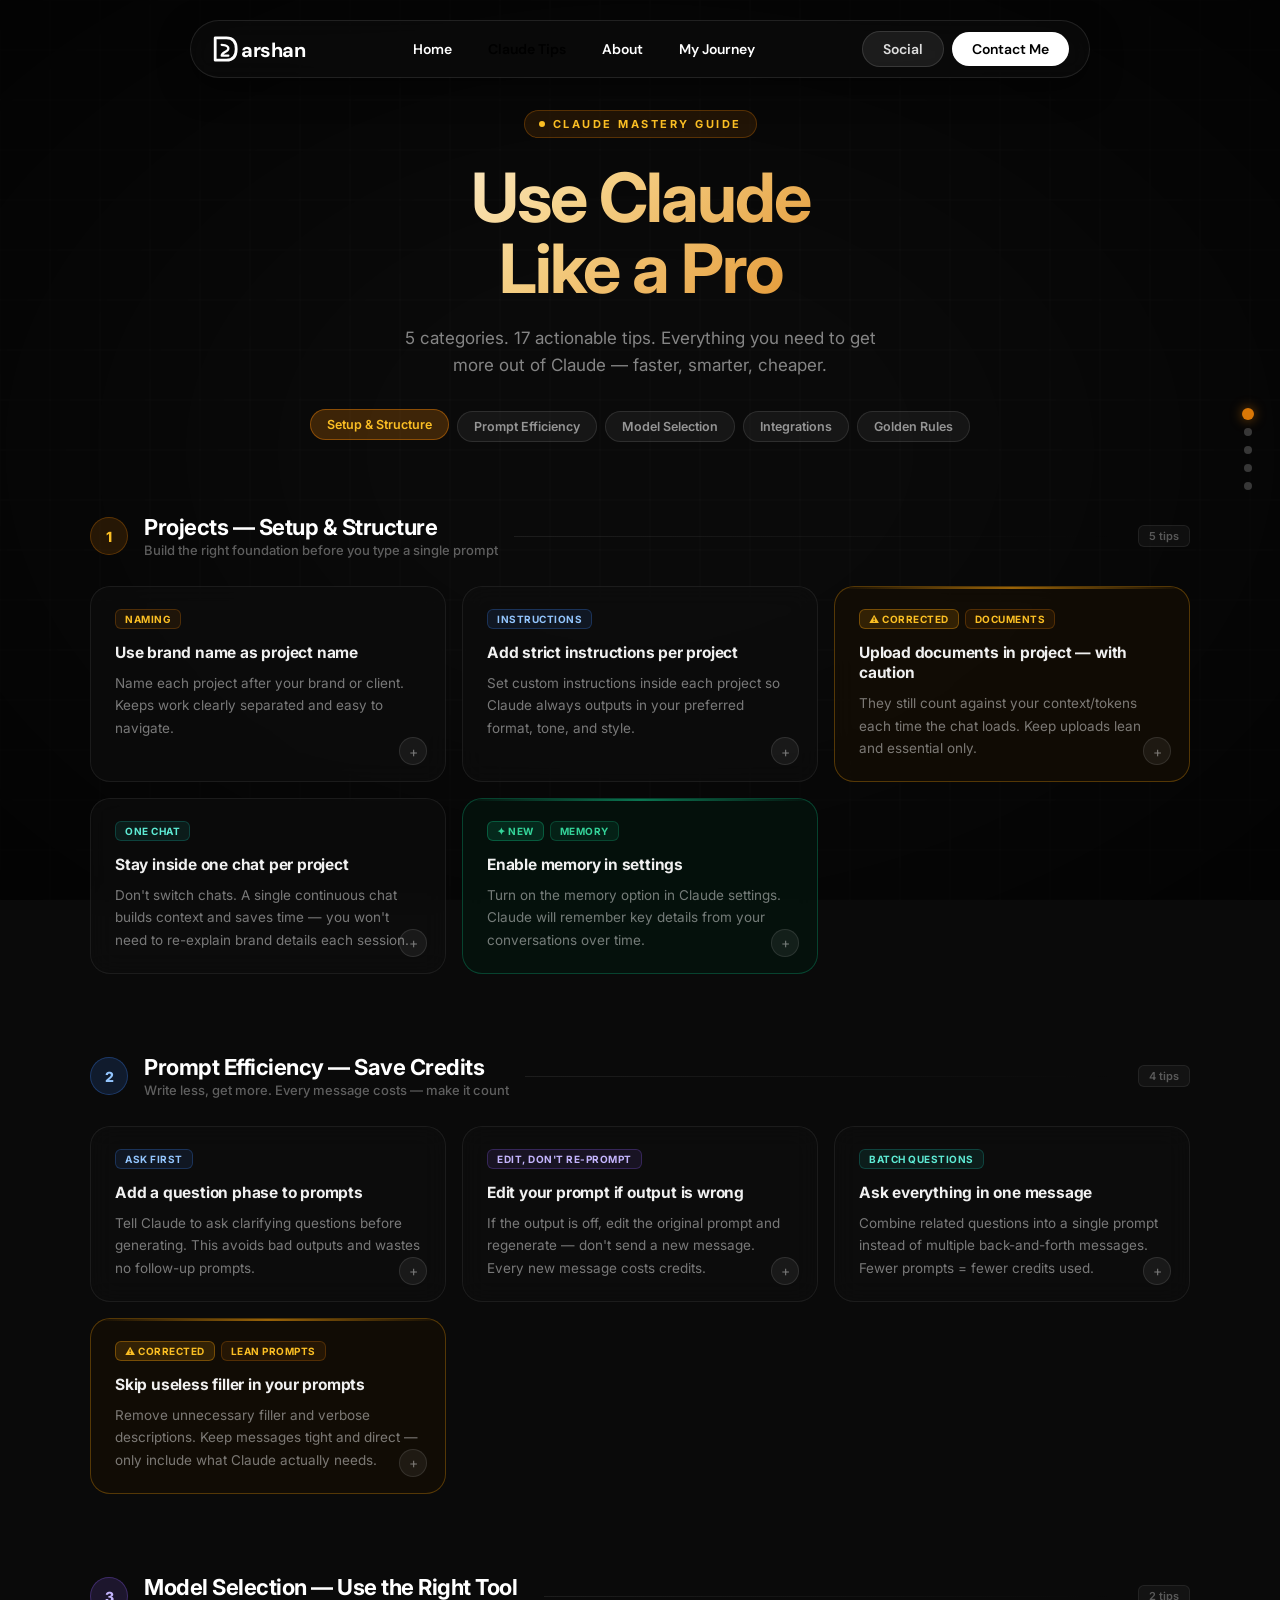
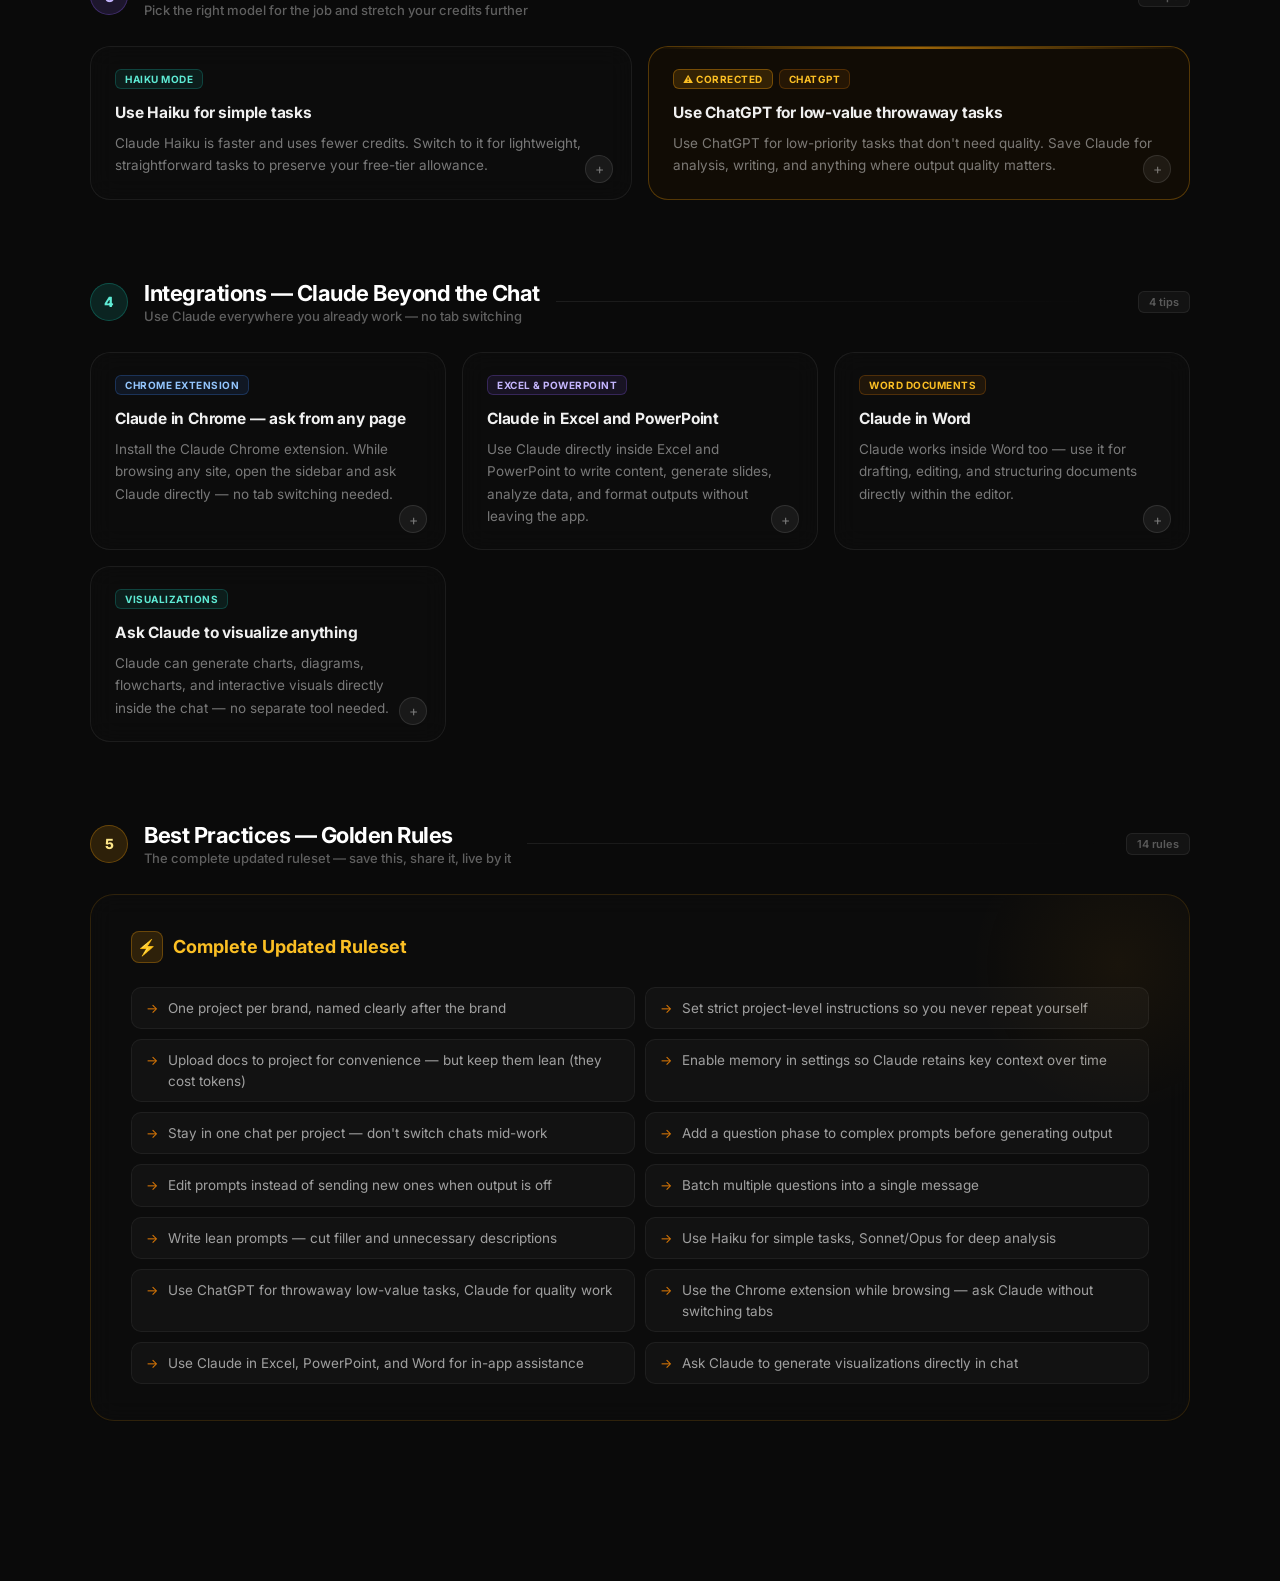
<file: claude-tips.html>
<!DOCTYPE html>
<html lang="en">
<head>
    <meta charset="UTF-8">
    <meta name="viewport" content="width=device-width, initial-scale=1.0">
    <title>Claude Tips — Darshan's Workspace</title>
    <meta name="description" content="Master Claude AI with these expert tips — projects, prompting, model selection, integrations, and best practices.">
    <link rel="preconnect" href="https://fonts.googleapis.com">
    <link rel="preconnect" href="https://fonts.gstatic.com" crossorigin>
    <link href="https://fonts.googleapis.com/css2?family=Inter:wght@400;500;600;700&family=DM+Sans:wght@400;500;600;700&display=swap" rel="stylesheet">
    <link rel="stylesheet" href="styles.css">
    <link rel="icon" type="image/svg+xml" href="src/favicon.svg">
    <style>
        /* ========================================
           CLAUDE TIPS PAGE — AWARD-WINNING DESIGN
           ======================================== */

        :root {
            --claude-amber: #d97706;
            --claude-amber-light: #fbbf24;
            --claude-amber-glow: rgba(217, 119, 6, 0.25);
            --corrected-amber: #f59e0b;
            --new-green: #10b981;
            --new-green-glow: rgba(16, 185, 129, 0.2);
        }

        /* Page layout */
        .tips-page {
            position: relative;
            z-index: 10;
            width: 100%;
            padding: 110px 20px 80px;
            min-height: 100vh;
        }

        /* ── Hero Header ── */
        .tips-hero {
            text-align: center;
            max-width: 720px;
            margin: 0 auto 72px;
            animation: heroFadeIn 0.9s cubic-bezier(0.2, 0.8, 0.2, 1) both;
        }

        @keyframes heroFadeIn {
            from { opacity: 0; transform: translateY(28px); }
            to   { opacity: 1; transform: translateY(0); }
        }

        .tips-eyebrow {
            display: inline-flex;
            align-items: center;
            gap: 8px;
            font-size: 11px;
            font-weight: 700;
            letter-spacing: 2.5px;
            text-transform: uppercase;
            color: var(--claude-amber-light);
            background: rgba(217, 119, 6, 0.12);
            border: 1px solid rgba(217, 119, 6, 0.3);
            border-radius: 9999px;
            padding: 6px 14px;
            margin-bottom: 24px;
        }

        .tips-eyebrow-dot {
            width: 6px; height: 6px;
            border-radius: 50%;
            background: var(--claude-amber-light);
            animation: pulseDot 2s ease-in-out infinite;
        }

        @keyframes pulseDot {
            0%, 100% { opacity: 1; transform: scale(1); }
            50%       { opacity: 0.5; transform: scale(0.7); }
        }

        .tips-title {
            font-size: clamp(38px, 6vw, 68px);
            font-weight: 700;
            line-height: 1.05;
            letter-spacing: -2px;
            background: linear-gradient(135deg, #fff 0%, #f5d086 40%, var(--claude-amber) 100%);
            -webkit-background-clip: text;
            -webkit-text-fill-color: transparent;
            background-clip: text;
            margin-bottom: 20px;
        }

        .tips-subtitle {
            font-size: 17px;
            color: rgba(255,255,255,0.5);
            line-height: 1.6;
            max-width: 500px;
            margin: 0 auto 32px;
        }

        /* Section Nav Pills */
        .tips-nav {
            display: flex;
            gap: 8px;
            justify-content: center;
            flex-wrap: wrap;
        }

        .tips-nav-pill {
            padding: 7px 16px;
            border-radius: 9999px;
            font-size: 12.5px;
            font-weight: 600;
            background: rgba(255,255,255,0.05);
            border: 1px solid rgba(255,255,255,0.1);
            color: rgba(255,255,255,0.55);
            cursor: pointer;
            transition: all 0.25s cubic-bezier(0.34, 1.56, 0.64, 1);
            white-space: nowrap;
        }

        .tips-nav-pill:hover,
        .tips-nav-pill.active {
            background: var(--claude-amber-glow);
            border-color: rgba(217, 119, 6, 0.5);
            color: var(--claude-amber-light);
            transform: translateY(-2px);
        }

        /* ── Section ── */
        .tips-section {
            max-width: 1100px;
            margin: 0 auto 80px;
            opacity: 0;
            transform: translateY(40px);
            transition: opacity 0.6s ease, transform 0.6s cubic-bezier(0.2, 0.8, 0.2, 1);
        }

        .tips-section.visible {
            opacity: 1;
            transform: translateY(0);
        }

        .section-header {
            display: flex;
            align-items: center;
            gap: 16px;
            margin-bottom: 28px;
        }

        .section-number {
            width: 38px; height: 38px;
            border-radius: 50%;
            display: flex; align-items: center; justify-content: center;
            font-size: 14px; font-weight: 800;
            flex-shrink: 0;
        }

        .section-number.amber { background: rgba(217,119,6,0.15); color: var(--claude-amber-light); border: 1px solid rgba(217,119,6,0.3); }
        .section-number.blue  { background: rgba(59,130,246,0.15); color: #93c5fd; border: 1px solid rgba(59,130,246,0.3); }
        .section-number.purple{ background: rgba(139,92,246,0.15); color: #c4b5fd; border: 1px solid rgba(139,92,246,0.3); }
        .section-number.teal  { background: rgba(20,184,166,0.15); color: #5eead4; border: 1px solid rgba(20,184,166,0.3); }
        .section-number.gold  { background: rgba(245,158,11,0.15); color: #fde68a; border: 1px solid rgba(245,158,11,0.3); }

        .section-title {
            font-size: 22px;
            font-weight: 700;
            color: #fff;
            letter-spacing: -0.5px;
        }

        .section-subtitle {
            font-size: 13px;
            color: rgba(255,255,255,0.35);
            font-weight: 500;
            margin-top: 2px;
        }

        /* Horizontal dot separator */
        .section-sep {
            flex: 1;
            height: 1px;
            background: linear-gradient(to right, rgba(255,255,255,0.08), transparent);
        }

        /* ── Tips Grid ── */
        .tips-grid {
            display: grid;
            grid-template-columns: repeat(auto-fill, minmax(300px, 1fr));
            gap: 16px;
        }

        .tips-grid.last-section {
            grid-template-columns: 1fr;
        }

        /* ── Tip Card ── */
        .tip-card {
            background: rgba(14, 14, 14, 0.7);
            border: 1px solid rgba(255,255,255,0.07);
            border-radius: 20px;
            padding: 22px 24px;
            position: relative;
            cursor: pointer;
            transition: all 0.3s cubic-bezier(0.25, 0.8, 0.25, 1);
            overflow: hidden;
            backdrop-filter: blur(12px);
            animation: cardSlideIn 0.5s cubic-bezier(0.2, 0.8, 0.2, 1) both;
        }

        @keyframes cardSlideIn {
            from { opacity: 0; transform: translateY(20px) scale(0.97); }
            to   { opacity: 1; transform: translateY(0) scale(1); }
        }

        .tip-card::before {
            content: '';
            position: absolute;
            inset: 0;
            border-radius: 20px;
            opacity: 0;
            transition: opacity 0.3s ease;
        }

        .tip-card:hover {
            transform: translateY(-4px);
            border-color: rgba(255,255,255,0.15);
        }

        .tip-card:hover::before { opacity: 1; }

        /* Card variants by accent */
        .tip-card.accent-amber::before  { background: radial-gradient(circle at 30% 0%, rgba(217,119,6,0.08) 0%, transparent 70%); }
        .tip-card.accent-blue::before   { background: radial-gradient(circle at 30% 0%, rgba(59,130,246,0.08) 0%, transparent 70%); }
        .tip-card.accent-purple::before { background: radial-gradient(circle at 30% 0%, rgba(139,92,246,0.08) 0%, transparent 70%); }
        .tip-card.accent-teal::before   { background: radial-gradient(circle at 30% 0%, rgba(20,184,166,0.08) 0%, transparent 70%); }
        .tip-card.accent-green::before  { background: radial-gradient(circle at 30% 0%, rgba(16,185,129,0.08) 0%, transparent 70%); }

        .tip-card.accent-amber:hover  { box-shadow: 0 12px 40px rgba(217,119,6,0.12); border-color: rgba(217,119,6,0.2); }
        .tip-card.accent-blue:hover   { box-shadow: 0 12px 40px rgba(59,130,246,0.12); border-color: rgba(59,130,246,0.2); }
        .tip-card.accent-purple:hover { box-shadow: 0 12px 40px rgba(139,92,246,0.12); border-color: rgba(139,92,246,0.2); }
        .tip-card.accent-teal:hover   { box-shadow: 0 12px 40px rgba(20,184,166,0.12); border-color: rgba(20,184,166,0.2); }
        .tip-card.accent-green:hover  { box-shadow: 0 12px 40px rgba(16,185,129,0.12); border-color: rgba(16,185,129,0.2); }

        /* Corrected card — highlighted amber border */
        .tip-card.is-corrected {
            border-color: rgba(245, 158, 11, 0.3);
            background: rgba(20, 14, 4, 0.75);
        }

        .tip-card.is-corrected::after {
            content: '';
            position: absolute;
            top: 0; left: 0; right: 0;
            height: 2px;
            background: linear-gradient(90deg, transparent, rgba(245,158,11,0.6), transparent);
        }

        /* New card — highlighted green border */
        .tip-card.is-new {
            border-color: rgba(16, 185, 129, 0.3);
            background: rgba(4, 20, 14, 0.75);
        }

        .tip-card.is-new::after {
            content: '';
            position: absolute;
            top: 0; left: 0; right: 0;
            height: 2px;
            background: linear-gradient(90deg, transparent, rgba(16,185,129,0.6), transparent);
        }

        /* ── Card Badges ── */
        .card-badges {
            display: flex;
            gap: 6px;
            margin-bottom: 14px;
            flex-wrap: wrap;
        }

        .badge {
            display: inline-flex;
            align-items: center;
            gap: 4px;
            font-size: 10px;
            font-weight: 700;
            letter-spacing: 0.5px;
            text-transform: uppercase;
            padding: 3px 9px;
            border-radius: 6px;
        }

        .badge-corrected {
            background: rgba(245, 158, 11, 0.15);
            color: #fbbf24;
            border: 1px solid rgba(245, 158, 11, 0.35);
        }

        .badge-new {
            background: rgba(16, 185, 129, 0.15);
            color: #34d399;
            border: 1px solid rgba(16, 185, 129, 0.35);
        }

        .badge-category {
            background: rgba(255,255,255,0.06);
            color: rgba(255,255,255,0.5);
            border: 1px solid rgba(255,255,255,0.1);
        }

        .badge-category.amber  { background: rgba(217,119,6,0.1); color: #fbbf24; border-color: rgba(217,119,6,0.25); }
        .badge-category.blue   { background: rgba(59,130,246,0.1); color: #93c5fd; border-color: rgba(59,130,246,0.25); }
        .badge-category.purple { background: rgba(139,92,246,0.1); color: #c4b5fd; border-color: rgba(139,92,246,0.25); }
        .badge-category.teal   { background: rgba(20,184,166,0.1); color: #5eead4; border-color: rgba(20,184,166,0.25); }
        .badge-category.green  { background: rgba(16,185,129,0.1); color: #34d399; border-color: rgba(16,185,129,0.25); }

        /* ── Card Content ── */
        .card-title {
            font-size: 15.5px;
            font-weight: 700;
            color: #f0f0f0;
            margin-bottom: 9px;
            line-height: 1.3;
            letter-spacing: -0.2px;
        }

        .card-body {
            font-size: 13.5px;
            color: rgba(255,255,255,0.45);
            line-height: 1.65;
        }

        /* ── Expand Arrow ── */
        .card-expand {
            position: absolute;
            bottom: 16px; right: 18px;
            width: 28px; height: 28px;
            border-radius: 50%;
            background: rgba(255,255,255,0.06);
            border: 1px solid rgba(255,255,255,0.1);
            display: flex; align-items: center; justify-content: center;
            color: rgba(255,255,255,0.4);
            transition: all 0.25s ease;
            font-size: 14px;
        }

        .tip-card:hover .card-expand {
            background: rgba(255,255,255,0.12);
            color: #fff;
            transform: rotate(45deg);
        }

        /* ── Golden Rules Card ── */
        .golden-rules-card {
            background: rgba(14, 14, 14, 0.7);
            border: 1px solid rgba(245, 158, 11, 0.15);
            border-radius: 24px;
            padding: 36px 40px;
            backdrop-filter: blur(12px);
            position: relative;
            overflow: hidden;
        }

        .golden-rules-card::before {
            content: '';
            position: absolute;
            top: -80px; right: -80px;
            width: 300px; height: 300px;
            border-radius: 50%;
            background: radial-gradient(circle, rgba(245,158,11,0.06) 0%, transparent 70%);
            pointer-events: none;
        }

        .golden-rules-title {
            font-size: 18px;
            font-weight: 700;
            color: #fbbf24;
            margin-bottom: 24px;
            display: flex;
            align-items: center;
            gap: 10px;
        }

        .golden-rules-icon {
            width: 32px; height: 32px;
            background: rgba(245,158,11,0.15);
            border: 1px solid rgba(245,158,11,0.3);
            border-radius: 8px;
            display: flex; align-items: center; justify-content: center;
            font-size: 16px;
        }

        .rules-list {
            display: grid;
            grid-template-columns: repeat(auto-fill, minmax(340px, 1fr));
            gap: 10px;
            list-style: none;
        }

        .rules-list li {
            display: flex;
            align-items: flex-start;
            gap: 10px;
            font-size: 13.5px;
            color: rgba(255,255,255,0.6);
            padding: 10px 14px;
            border-radius: 10px;
            background: rgba(255,255,255,0.03);
            border: 1px solid rgba(255,255,255,0.05);
            transition: all 0.2s ease;
            line-height: 1.5;
        }

        .rules-list li:hover {
            background: rgba(245,158,11,0.06);
            border-color: rgba(245,158,11,0.15);
            color: rgba(255,255,255,0.85);
        }

        .rule-arrow {
            color: var(--claude-amber);
            flex-shrink: 0;
            margin-top: 1px;
            font-size: 13px;
        }

        /* ── Expanded Card Overlay (Modal) ── */
        .card-modal-overlay {
            position: fixed;
            inset: 0;
            background: rgba(0,0,0,0.7);
            backdrop-filter: blur(6px);
            z-index: 2000;
            display: flex;
            align-items: center;
            justify-content: center;
            padding: 20px;
            opacity: 0;
            visibility: hidden;
            transition: opacity 0.3s ease, visibility 0.3s ease;
        }

        .card-modal-overlay.active {
            opacity: 1;
            visibility: visible;
        }

        .card-modal {
            background: #0f0f0f;
            border: 1px solid rgba(255,255,255,0.12);
            border-radius: 24px;
            padding: 36px;
            max-width: 560px;
            width: 100%;
            position: relative;
            transform: scale(0.92) translateY(16px);
            transition: transform 0.35s cubic-bezier(0.34, 1.56, 0.64, 1);
            box-shadow: 0 40px 80px rgba(0,0,0,0.7);
        }

        .card-modal-overlay.active .card-modal {
            transform: scale(1) translateY(0);
        }

        .modal-close {
            position: absolute;
            top: 18px; right: 18px;
            width: 34px; height: 34px;
            border-radius: 50%;
            background: rgba(255,255,255,0.07);
            border: 1px solid rgba(255,255,255,0.1);
            color: rgba(255,255,255,0.6);
            cursor: pointer;
            display: flex; align-items: center; justify-content: center;
            font-size: 18px;
            line-height: 1;
            transition: all 0.2s ease;
        }

        .modal-close:hover {
            background: rgba(255,255,255,0.14);
            color: #fff;
        }

        .modal-badges { display: flex; gap: 6px; margin-bottom: 16px; flex-wrap: wrap; }

        .modal-title {
            font-size: 22px;
            font-weight: 700;
            color: #fff;
            margin-bottom: 16px;
            letter-spacing: -0.5px;
            line-height: 1.25;
        }

        .modal-body {
            font-size: 15px;
            color: rgba(255,255,255,0.6);
            line-height: 1.7;
        }

        .modal-divider {
            height: 1px;
            background: rgba(255,255,255,0.07);
            margin: 20px 0;
        }

        .modal-tip-label {
            font-size: 10px;
            font-weight: 700;
            letter-spacing: 2px;
            text-transform: uppercase;
            color: var(--claude-amber);
            margin-bottom: 8px;
        }

        /* ── Progress Bar ── */
        .reading-progress {
            position: fixed;
            top: 0; left: 0;
            height: 2px;
            background: linear-gradient(to right, var(--claude-amber), var(--claude-amber-light));
            z-index: 9999;
            transition: width 0.1s linear;
            width: 0%;
        }

        /* ── Section count pill ── */
        .section-count {
            display: inline-flex;
            align-items: center;
            gap: 6px;
            font-size: 11px;
            font-weight: 600;
            color: rgba(255,255,255,0.3);
            padding: 3px 10px;
            border-radius: 6px;
            background: rgba(255,255,255,0.04);
            border: 1px solid rgba(255,255,255,0.07);
            margin-left: auto;
        }

        /* ── Section 3 two-col special layout ── */
        .two-col-grid {
            display: grid;
            grid-template-columns: 1fr 1fr;
            gap: 16px;
        }

        @media (max-width: 700px) {
            .two-col-grid { grid-template-columns: 1fr; }
            .tips-grid { grid-template-columns: 1fr; }
            .rules-list { grid-template-columns: 1fr; }
            .golden-rules-card { padding: 24px 20px; }
            .card-modal { padding: 24px 20px; }
            .tips-title { letter-spacing: -1px; }
        }

        /* Stagger card animation delay */
        .tips-grid .tip-card:nth-child(1) { animation-delay: 0.05s; }
        .tips-grid .tip-card:nth-child(2) { animation-delay: 0.1s; }
        .tips-grid .tip-card:nth-child(3) { animation-delay: 0.15s; }
        .tips-grid .tip-card:nth-child(4) { animation-delay: 0.2s; }
        .tips-grid .tip-card:nth-child(5) { animation-delay: 0.25s; }

        /* Floating section nav (side) */
        .side-nav {
            position: fixed;
            right: 28px;
            top: 50%;
            transform: translateY(-50%);
            display: flex;
            flex-direction: column;
            gap: 10px;
            z-index: 100;
        }

        .side-nav-dot {
            width: 8px; height: 8px;
            border-radius: 50%;
            background: rgba(255,255,255,0.2);
            cursor: pointer;
            transition: all 0.25s ease;
            position: relative;
        }

        .side-nav-dot::before {
            content: attr(data-label);
            position: absolute;
            right: 18px;
            top: 50%;
            transform: translateY(-50%);
            white-space: nowrap;
            font-size: 11px;
            font-weight: 600;
            color: rgba(255,255,255,0.6);
            background: rgba(10,10,10,0.9);
            border: 1px solid rgba(255,255,255,0.1);
            border-radius: 6px;
            padding: 4px 8px;
            opacity: 0;
            pointer-events: none;
            transition: opacity 0.2s ease;
        }

        .side-nav-dot:hover::before { opacity: 1; }

        .side-nav-dot.active {
            background: var(--claude-amber);
            transform: scale(1.5);
            box-shadow: 0 0 8px rgba(217,119,6,0.6);
        }

        @media (max-width: 1100px) {
            .side-nav { display: none; }
        }
    </style>
</head>
<body>

    <!-- Reading Progress Bar -->
    <div class="reading-progress" id="readingProgress"></div>

    <!-- Canvas Background -->
    <div id="canvas-container">
        <canvas id="kinetic-grid"></canvas>
    </div>
    <div class="vignette"></div>

    <!-- Navbar -->
    <div class="nav-wrapper">
        <nav>
            <div class="logo">
                <svg width="28" height="28" viewBox="0 0 100 100" fill="none" xmlns="http://www.w3.org/2000/svg">
                    <path d="M15 10 L15 90 L55 90 C80 90 90 75 90 50 C90 25 80 10 55 10 Z" fill="none" stroke="white" stroke-width="10" stroke-linejoin="round" />
                    <path d="M38 35 C38 35 62 35 62 48 C62 61 38 61 38 74 C38 74 62 74 62 74" fill="none" stroke="white" stroke-width="8" stroke-linecap="round" stroke-linejoin="round" />
                </svg>
                <span class="logo-text">arshan</span>
            </div>

            <div class="mobile-menu-btn" id="mobileMenuBtn">
                <span></span><span></span><span></span>
            </div>

            <ul class="nav-links" id="navLinks">
                <div class="pill" id="pill"></div>
                <li><a href="/">Home</a></li>
                <li><a href="claude-tips" class="active-text">Claude Tips</a></li>
                <li><a href="#">About</a></li>
                <li><a href="#">My Journey</a></li>
            </ul>

            <div class="nav-cta-group">
                <button class="cta-btn cta-social">Social</button>
                <button class="cta-btn">Contact Me</button>
            </div>
        </nav>
    </div>

    <!-- Side Navigation Dots -->
    <div class="side-nav" id="sideNav">
        <div class="side-nav-dot active" data-target="section-1" data-label="Setup"></div>
        <div class="side-nav-dot" data-target="section-2" data-label="Efficiency"></div>
        <div class="side-nav-dot" data-target="section-3" data-label="Models"></div>
        <div class="side-nav-dot" data-target="section-4" data-label="Integrations"></div>
        <div class="side-nav-dot" data-target="section-5" data-label="Golden Rules"></div>
    </div>

    <!-- Main Content -->
    <main class="tips-page">

        <!-- Hero -->
        <div class="tips-hero">
            <div class="tips-eyebrow">
                <div class="tips-eyebrow-dot"></div>
                Claude Mastery Guide
            </div>
            <h1 class="tips-title">Use Claude<br>Like a Pro</h1>
            <p class="tips-subtitle">
                5 categories. 17 actionable tips. Everything you need to get more out of Claude — faster, smarter, cheaper.
            </p>
            <div class="tips-nav">
                <div class="tips-nav-pill active" data-target="section-1">Setup &amp; Structure</div>
                <div class="tips-nav-pill" data-target="section-2">Prompt Efficiency</div>
                <div class="tips-nav-pill" data-target="section-3">Model Selection</div>
                <div class="tips-nav-pill" data-target="section-4">Integrations</div>
                <div class="tips-nav-pill" data-target="section-5">Golden Rules</div>
            </div>
        </div>

        <!-- ─────────────────────────────
             SECTION 1: Projects — Setup & Structure
             ───────────────────────────── -->
        <section class="tips-section" id="section-1">
            <div class="section-header">
                <div class="section-number amber">1</div>
                <div>
                    <div class="section-title">Projects — Setup &amp; Structure</div>
                    <div class="section-subtitle">Build the right foundation before you type a single prompt</div>
                </div>
                <div class="section-sep"></div>
                <div class="section-count">5 tips</div>
            </div>

            <div class="tips-grid">

                <!-- Naming -->
                <div class="tip-card accent-amber" data-title="Use brand name as project name" data-body="Name each project after your brand or client. This keeps work clearly separated and easy to navigate — you'll never lose track of which Claude conversation belongs to which client.">
                    <div class="card-badges">
                        <span class="badge badge-category amber">Naming</span>
                    </div>
                    <div class="card-title">Use brand name as project name</div>
                    <div class="card-body">Name each project after your brand or client. Keeps work clearly separated and easy to navigate.</div>
                    <div class="card-expand">+</div>
                </div>

                <!-- Instructions -->
                <div class="tip-card accent-blue" data-title="Add strict instructions per project" data-body="Set custom instructions inside each project so Claude always outputs in your preferred format, tone, and style — without repeating yourself each time. This is the single biggest time saver for repeat work.">
                    <div class="card-badges">
                        <span class="badge badge-category blue">Instructions</span>
                    </div>
                    <div class="card-title">Add strict instructions per project</div>
                    <div class="card-body">Set custom instructions inside each project so Claude always outputs in your preferred format, tone, and style.</div>
                    <div class="card-expand">+</div>
                </div>

                <!-- Documents — Corrected -->
                <div class="tip-card accent-amber is-corrected" data-title="Upload documents — with caution" data-body="You can upload brand docs and guidelines to a project for convenience, but note: they still count against your context/tokens each time the chat loads. Heavy documents will eat into your limits — keep uploads lean and essential only. Prefer pasting key excerpts directly into instructions instead.">
                    <div class="card-badges">
                        <span class="badge badge-corrected">⚠ Corrected</span>
                        <span class="badge badge-category amber">Documents</span>
                    </div>
                    <div class="card-title">Upload documents in project — with caution</div>
                    <div class="card-body">They still count against your context/tokens each time the chat loads. Keep uploads lean and essential only.</div>
                    <div class="card-expand">+</div>
                </div>

                <!-- One Chat -->
                <div class="tip-card accent-teal" data-title="Stay inside one chat per project" data-body="Don't switch chats. A single continuous chat builds context and saves time — you won't need to re-explain brand details, tone preferences, or past decisions each session. Claude's memory of this conversation is your biggest asset.">
                    <div class="card-badges">
                        <span class="badge badge-category teal">One Chat</span>
                    </div>
                    <div class="card-title">Stay inside one chat per project</div>
                    <div class="card-body">Don't switch chats. A single continuous chat builds context and saves time — you won't need to re-explain brand details each session.</div>
                    <div class="card-expand">+</div>
                </div>

                <!-- Memory — New -->
                <div class="tip-card accent-green is-new" data-title="Enable memory in settings" data-body="Turn on the memory option in Claude settings. Claude will remember key details from your conversations over time, reducing the need to repeat context, preferences, or brand information again and again. This is a brand-new feature — enable it now before everyone does.">
                    <div class="card-badges">
                        <span class="badge badge-new">✦ New</span>
                        <span class="badge badge-category green">Memory</span>
                    </div>
                    <div class="card-title">Enable memory in settings</div>
                    <div class="card-body">Turn on the memory option in Claude settings. Claude will remember key details from your conversations over time.</div>
                    <div class="card-expand">+</div>
                </div>

            </div>
        </section>

        <!-- ─────────────────────────────
             SECTION 2: Prompt Efficiency
             ───────────────────────────── -->
        <section class="tips-section" id="section-2">
            <div class="section-header">
                <div class="section-number blue">2</div>
                <div>
                    <div class="section-title">Prompt Efficiency — Save Credits</div>
                    <div class="section-subtitle">Write less, get more. Every message costs — make it count</div>
                </div>
                <div class="section-sep"></div>
                <div class="section-count">4 tips</div>
            </div>

            <div class="tips-grid">

                <!-- Ask First -->
                <div class="tip-card accent-blue" data-title="Add a question phase to prompts" data-body="Tell Claude to ask clarifying questions before generating. This avoids bad outputs and wastes no follow-up prompts. Start prompts with 'Before you begin, ask me any clarifying questions you need.' This one habit cuts your wasted iterations in half.">
                    <div class="card-badges">
                        <span class="badge badge-category blue">Ask First</span>
                    </div>
                    <div class="card-title">Add a question phase to prompts</div>
                    <div class="card-body">Tell Claude to ask clarifying questions before generating. This avoids bad outputs and wastes no follow-up prompts.</div>
                    <div class="card-expand">+</div>
                </div>

                <!-- Edit don't re-prompt -->
                <div class="tip-card accent-purple" data-title="Edit your prompt if output is wrong" data-body="If the output is off, edit the original prompt and regenerate — don't send a new message. Every new message costs credits. Use the edit button on your message to refine it. This is one of the most overlooked features of Claude's interface.">
                    <div class="card-badges">
                        <span class="badge badge-category purple">Edit, don't re-prompt</span>
                    </div>
                    <div class="card-title">Edit your prompt if output is wrong</div>
                    <div class="card-body">If the output is off, edit the original prompt and regenerate — don't send a new message. Every new message costs credits.</div>
                    <div class="card-expand">+</div>
                </div>

                <!-- Batch Questions -->
                <div class="tip-card accent-teal" data-title="Ask everything in one message" data-body="Combine related questions into a single prompt instead of multiple back-and-forth messages. Fewer prompts = fewer credits used. Think through what you need before you send, and batch it all together. Claude handles multi-part questions exceptionally well.">
                    <div class="card-badges">
                        <span class="badge badge-category teal">Batch Questions</span>
                    </div>
                    <div class="card-title">Ask everything in one message</div>
                    <div class="card-body">Combine related questions into a single prompt instead of multiple back-and-forth messages. Fewer prompts = fewer credits used.</div>
                    <div class="card-expand">+</div>
                </div>

                <!-- Lean Prompts — Corrected -->
                <div class="tip-card accent-amber is-corrected" data-title="Skip useless filler in your prompts" data-body="Remove unnecessary filler, over-explanations, and verbose descriptions from your prompts. Keep messages tight and direct — only include what Claude actually needs to do the task well. 'Write a product description for X. Tone: punchy. Max 80 words.' beats a 10-line rambling setup every time.">
                    <div class="card-badges">
                        <span class="badge badge-corrected">⚠ Corrected</span>
                        <span class="badge badge-category amber">Lean Prompts</span>
                    </div>
                    <div class="card-title">Skip useless filler in your prompts</div>
                    <div class="card-body">Remove unnecessary filler and verbose descriptions. Keep messages tight and direct — only include what Claude actually needs.</div>
                    <div class="card-expand">+</div>
                </div>

            </div>
        </section>

        <!-- ─────────────────────────────
             SECTION 3: Model Selection
             ───────────────────────────── -->
        <section class="tips-section" id="section-3">
            <div class="section-header">
                <div class="section-number purple">3</div>
                <div>
                    <div class="section-title">Model Selection — Use the Right Tool</div>
                    <div class="section-subtitle">Pick the right model for the job and stretch your credits further</div>
                </div>
                <div class="section-sep"></div>
                <div class="section-count">2 tips</div>
            </div>

            <div class="two-col-grid">

                <!-- Haiku -->
                <div class="tip-card accent-teal" data-title="Use Haiku for simple tasks" data-body="Claude Haiku is faster and uses fewer credits. Switch to it for lightweight, straightforward tasks to preserve your free-tier allowance. Good for: quick rewrites, summarizing short text, formatting, simple Q&A. Save Sonnet and Opus for complex writing, analysis, and coding.">
                    <div class="card-badges">
                        <span class="badge badge-category teal">Haiku Mode</span>
                    </div>
                    <div class="card-title">Use Haiku for simple tasks</div>
                    <div class="card-body">Claude Haiku is faster and uses fewer credits. Switch to it for lightweight, straightforward tasks to preserve your free-tier allowance.</div>
                    <div class="card-expand">+</div>
                </div>

                <!-- ChatGPT — Corrected -->
                <div class="tip-card accent-amber is-corrected" data-title="Use ChatGPT for low-value throwaway tasks" data-body="Use ChatGPT for useless or low-priority tasks that don't need quality — not specifically for browsing. Save Claude for analysis, writing, structured work, and anything where output quality actually matters. Think of ChatGPT as a quick scratchpad, Claude as your expert collaborator.">
                    <div class="card-badges">
                        <span class="badge badge-corrected">⚠ Corrected</span>
                        <span class="badge badge-category amber">ChatGPT</span>
                    </div>
                    <div class="card-title">Use ChatGPT for low-value throwaway tasks</div>
                    <div class="card-body">Use ChatGPT for low-priority tasks that don't need quality. Save Claude for analysis, writing, and anything where output quality matters.</div>
                    <div class="card-expand">+</div>
                </div>

            </div>
        </section>

        <!-- ─────────────────────────────
             SECTION 4: Integrations
             ───────────────────────────── -->
        <section class="tips-section" id="section-4">
            <div class="section-header">
                <div class="section-number teal">4</div>
                <div>
                    <div class="section-title">Integrations — Claude Beyond the Chat</div>
                    <div class="section-subtitle">Use Claude everywhere you already work — no tab switching</div>
                </div>
                <div class="section-sep"></div>
                <div class="section-count">4 tips</div>
            </div>

            <div class="tips-grid">

                <!-- Chrome Extension -->
                <div class="tip-card accent-blue" data-title="Claude in Chrome — ask from any page" data-body="Install the Claude Chrome extension. While browsing a competitor's site, open the sidebar and ask Claude directly — no need to switch tabs or copy-paste anything. Great for: competitive analysis, rewriting competitor copy, extracting insights from any webpage in real time.">
                    <div class="card-badges">
                        <span class="badge badge-category blue">Chrome Extension</span>
                    </div>
                    <div class="card-title">Claude in Chrome — ask from any page</div>
                    <div class="card-body">Install the Claude Chrome extension. While browsing any site, open the sidebar and ask Claude directly — no tab switching needed.</div>
                    <div class="card-expand">+</div>
                </div>

                <!-- Excel & PowerPoint -->
                <div class="tip-card accent-purple" data-title="Claude in Excel and PowerPoint" data-body="Use Claude directly inside Excel and PowerPoint to write content, generate slides, analyze data, and format outputs without leaving the app. Available via the Microsoft 365 Copilot-style sidebar. Huge time saver for client reports and pitch decks.">
                    <div class="card-badges">
                        <span class="badge badge-category purple">Excel &amp; PowerPoint</span>
                    </div>
                    <div class="card-title">Claude in Excel and PowerPoint</div>
                    <div class="card-body">Use Claude directly inside Excel and PowerPoint to write content, generate slides, analyze data, and format outputs without leaving the app.</div>
                    <div class="card-expand">+</div>
                </div>

                <!-- Word -->
                <div class="tip-card accent-amber" data-title="Claude in Word" data-body="Claude works inside Word too — use it for drafting, editing, and structuring documents directly within the editor. Ideal for: long-form content, brand guidelines, SOPs, proposals. No more copy-pasting between Claude and Word.">
                    <div class="card-badges">
                        <span class="badge badge-category amber">Word Documents</span>
                    </div>
                    <div class="card-title">Claude in Word</div>
                    <div class="card-body">Claude works inside Word too — use it for drafting, editing, and structuring documents directly within the editor.</div>
                    <div class="card-expand">+</div>
                </div>

                <!-- Visualizations -->
                <div class="tip-card accent-teal" data-title="Ask Claude to visualize anything" data-body="Claude can generate charts, diagrams, flowcharts, dashboards, and interactive visuals directly inside the chat — no separate tool needed. Ask for a Mermaid diagram, a data table, or an SVG chart and Claude will produce it inline. Perfect for quick client presentations and strategy decks.">
                    <div class="card-badges">
                        <span class="badge badge-category teal">Visualizations</span>
                    </div>
                    <div class="card-title">Ask Claude to visualize anything</div>
                    <div class="card-body">Claude can generate charts, diagrams, flowcharts, and interactive visuals directly inside the chat — no separate tool needed.</div>
                    <div class="card-expand">+</div>
                </div>

            </div>
        </section>

        <!-- ─────────────────────────────
             SECTION 5: Golden Rules
             ───────────────────────────── -->
        <section class="tips-section" id="section-5">
            <div class="section-header">
                <div class="section-number gold">5</div>
                <div>
                    <div class="section-title">Best Practices — Golden Rules</div>
                    <div class="section-subtitle">The complete updated ruleset — save this, share it, live by it</div>
                </div>
                <div class="section-sep"></div>
                <div class="section-count">14 rules</div>
            </div>

            <div class="tips-grid last-section">
                <div class="golden-rules-card">
                    <div class="golden-rules-title">
                        <div class="golden-rules-icon">⚡</div>
                        Complete Updated Ruleset
                    </div>
                    <ul class="rules-list">
                        <li><span class="rule-arrow">→</span> One project per brand, named clearly after the brand</li>
                        <li><span class="rule-arrow">→</span> Set strict project-level instructions so you never repeat yourself</li>
                        <li><span class="rule-arrow">→</span> Upload docs to project for convenience — but keep them lean (they cost tokens)</li>
                        <li><span class="rule-arrow">→</span> Enable memory in settings so Claude retains key context over time</li>
                        <li><span class="rule-arrow">→</span> Stay in one chat per project — don't switch chats mid-work</li>
                        <li><span class="rule-arrow">→</span> Add a question phase to complex prompts before generating output</li>
                        <li><span class="rule-arrow">→</span> Edit prompts instead of sending new ones when output is off</li>
                        <li><span class="rule-arrow">→</span> Batch multiple questions into a single message</li>
                        <li><span class="rule-arrow">→</span> Write lean prompts — cut filler and unnecessary descriptions</li>
                        <li><span class="rule-arrow">→</span> Use Haiku for simple tasks, Sonnet/Opus for deep analysis</li>
                        <li><span class="rule-arrow">→</span> Use ChatGPT for throwaway low-value tasks, Claude for quality work</li>
                        <li><span class="rule-arrow">→</span> Use the Chrome extension while browsing — ask Claude without switching tabs</li>
                        <li><span class="rule-arrow">→</span> Use Claude in Excel, PowerPoint, and Word for in-app assistance</li>
                        <li><span class="rule-arrow">→</span> Ask Claude to generate visualizations directly in chat</li>
                    </ul>
                </div>
            </div>
        </section>

    </main>

    <!-- Card Detail Modal -->
    <div class="card-modal-overlay" id="cardModal">
        <div class="card-modal">
            <button class="modal-close" id="modalClose">×</button>
            <div class="modal-badges" id="modalBadges"></div>
            <div class="modal-title" id="modalTitle"></div>
            <div class="modal-divider"></div>
            <div class="modal-tip-label">PRO TIP</div>
            <div class="modal-body" id="modalBody"></div>
        </div>
    </div>

    <!-- Scripts -->
    <script src="script.js" defer></script>
    <script>
    // ========================================
    // CLAUDE TIPS PAGE — INTERACTIVE JS
    // ========================================

    document.addEventListener('DOMContentLoaded', () => {

        // ── Scroll reveal for sections ──
        const sections = document.querySelectorAll('.tips-section');
        const revealObs = new IntersectionObserver((entries) => {
            entries.forEach(entry => {
                if (entry.isIntersecting) {
                    entry.target.classList.add('visible');
                    revealObs.unobserve(entry.target);
                }
            });
        }, { threshold: 0.08 });
        sections.forEach(s => revealObs.observe(s));

        // ── Reading Progress Bar ──
        const progressBar = document.getElementById('readingProgress');
        window.addEventListener('scroll', () => {
            const scrollTop = window.scrollY;
            const docHeight = document.documentElement.scrollHeight - window.innerHeight;
            const pct = docHeight > 0 ? (scrollTop / docHeight) * 100 : 0;
            progressBar.style.width = pct + '%';
        }, { passive: true });

        // ── Side Nav & Section Nav active state ──
        const sideDots = document.querySelectorAll('.side-nav-dot');
        const navPills = document.querySelectorAll('.tips-nav-pill');

        const sectionObs = new IntersectionObserver((entries) => {
            entries.forEach(entry => {
                if (entry.isIntersecting) {
                    const id = entry.target.id;
                    sideDots.forEach(d => d.classList.toggle('active', d.dataset.target === id));
                    navPills.forEach(p => p.classList.toggle('active', p.dataset.target === id));
                }
            });
        }, { threshold: 0.4 });
        sections.forEach(s => sectionObs.observe(s));

        // Click side dots / nav pills → smooth scroll
        [...sideDots, ...navPills].forEach(el => {
            el.addEventListener('click', () => {
                const target = document.getElementById(el.dataset.target);
                if (target) target.scrollIntoView({ behavior: 'smooth', block: 'start' });
            });
        });

        // ── Card Modal ──
        const modal = document.getElementById('cardModal');
        const modalTitle = document.getElementById('modalTitle');
        const modalBody = document.getElementById('modalBody');
        const modalBadges = document.getElementById('modalBadges');
        const modalClose = document.getElementById('modalClose');

        document.querySelectorAll('.tip-card').forEach(card => {
            card.addEventListener('click', () => {
                modalTitle.textContent = card.dataset.title || '';
                modalBody.textContent = card.dataset.body || '';

                // Replicate badges
                const badgesEl = card.querySelector('.card-badges');
                modalBadges.innerHTML = badgesEl ? badgesEl.innerHTML : '';

                modal.classList.add('active');
                document.body.style.overflow = 'hidden';
            });
        });

        const closeModal = () => {
            modal.classList.remove('active');
            document.body.style.overflow = '';
        };

        modalClose.addEventListener('click', closeModal);
        modal.addEventListener('click', e => { if (e.target === modal) closeModal(); });
        document.addEventListener('keydown', e => { if (e.key === 'Escape') closeModal(); });

    });
    </script>

</body>
</html>
</file>
<file: styles.css>
:root {
    --bg-color: #0a0a0a;
    --accent-blue: #3b82f6;
    --text-main: #ffffff;
    --transition-smooth: all 0.3s cubic-bezier(0.25, 0.8, 0.25, 1);

    /* Compact Card Theme Colors */
    --hostinger-color: #673de6;
    --shopify-color: #96bf48;
    --framer-color: #0055ff;
    --orchids-color: #e040fb;
    --github-color: #ffffff;
    --figma-color: #f24e1e;
    --vercel-color: #000000;
    --notion-color: #ffffff;
    --chatgpt-color: #10a37f;
    --claude-color: #d97706;
    --gemini-color: #4285f4;
    --midjourney-color: #8b5cf6;
    --perplexity-color: #06b6d4;
    --copilot-color: #0078d4;
}

* {
    margin: 0;
    padding: 0;
    box-sizing: border-box;
    -webkit-tap-highlight-color: transparent;
    outline: none;
}

body {
    background-color: var(--bg-color);
    color: var(--text-main);
    font-family: 'Inter', sans-serif;
    overflow-x: hidden;
    min-height: 100vh;
    width: 100vw;
}

.hint {
    position: fixed;
    bottom: 30px;
    left: 0;
    right: 0;
    text-align: center;
    color: rgba(255, 255, 255, 0.4);
    font-size: 12px;
    letter-spacing: 2px;
    pointer-events: none;
    user-select: none;
    z-index: 10;
    text-transform: uppercase;
    font-weight: 500;
}

/* Canvas Layer */
#canvas-container {
    position: fixed;
    top: 0;
    left: 0;
    width: 100%;
    height: 100%;
    z-index: 0;
    pointer-events: none;
    will-change: transform;
}




/* Vignette Layer */
.vignette {
    position: fixed;
    top: 0;
    left: 0;
    width: 100%;
    height: 100%;
    background: radial-gradient(ellipse at center, transparent 30%, rgba(0, 0, 0, 0.7) 100%);
    z-index: 1;
    pointer-events: none;
}

/* Content Layer */
.main-content {
    position: relative;
    z-index: 10;
    width: 100%;
    padding: 100px 20px 60px;
    display: flex;
    flex-direction: column;
    align-items: center;
    min-height: 100vh;
}

/* User Header Section */
.user-header {
    text-align: center;
    margin-bottom: 50px;
    width: 100%;
    max-width: 600px;
    animation: fadeInDown 0.8s cubic-bezier(0.2, 0.8, 0.2, 1);
}

.profile-wrapper {
    position: relative;
    width: 80px;
    height: 80px;
    margin: 0 auto 20px;
}

.profile-img {
    width: 100%;
    height: 100%;
    border-radius: 50%;
    object-fit: cover;
    border: 2px solid rgba(59, 130, 246, 0.5);
    padding: 3px;
    background: #0a0a0a;
    box-shadow: 0 0 20px rgba(59, 130, 246, 0.2);
    transition: var(--transition-smooth);
}

.greeting {
    font-size: 28px;
    font-weight: 700;
    margin-bottom: 6px;
    background: linear-gradient(to bottom, #fff, #aaa);
    -webkit-background-clip: text;
    -webkit-text-fill-color: transparent;
    background-clip: text;
}

.tagline {
    font-size: 15px;
    color: #888;
    font-weight: 400;
    margin-bottom: 25px;
}

/* Search Bar */
.search-container {
    position: relative;
    width: 100%;
    max-width: 420px;
    margin: 0 auto;
}

.search-input {
    width: 100%;
    background: rgba(10, 10, 10, 0.8);
    border: 1px solid rgba(255, 255, 255, 0.15);
    backdrop-filter: blur(10px);
    padding: 14px 20px 14px 45px;
    border-radius: 30px;
    color: white;
    font-size: 15px;
    font-family: 'Inter', sans-serif;
    transition: var(--transition-smooth);
}

.search-input::placeholder {
    color: #666;
}

.search-input:focus {
    background: rgba(255, 255, 255, 0.08);
    border-color: var(--accent-blue);
    box-shadow: 0 0 20px rgba(59, 130, 246, 0.15);
}

.search-icon {
    position: absolute;
    left: 16px;
    top: 50%;
    transform: translateY(-50%);
    color: #666;
    pointer-events: none;
    transition: var(--transition-smooth);
}

.search-input:focus+.search-icon {
    color: var(--accent-blue);
}

/* Microphone Button */
.mic-button {
    position: absolute;
    right: 8px;
    top: 50%;
    transform: translateY(-50%);
    width: 36px;
    height: 36px;
    border-radius: 50%;
    border: none;
    background: rgba(10, 10, 10, 0.8);
    color: var(--accent-blue);
    cursor: pointer;
    display: flex;
    align-items: center;
    justify-content: center;
    transition: var(--transition-smooth);
    font-size: 16px;
}

.mic-button:hover {
    background: rgba(59, 130, 246, 0.2);
    transform: translateY(-50%) scale(1.1);
}

.mic-button.listening {
    background: rgba(239, 68, 68, 0.2);
    color: #ef4444;
    animation: pulse 1.5s infinite;
}

.mic-button.processing {
    background: rgba(234, 179, 8, 0.2);
    color: #eab308;
    animation: spin 1s linear infinite;
}

@keyframes pulse {

    0%,
    100% {
        box-shadow: 0 0 0 0 rgba(239, 68, 68, 0.4);
    }

    50% {
        box-shadow: 0 0 0 8px rgba(239, 68, 68, 0);
    }
}

@keyframes spin {
    from {
        transform: translateY(-50%) rotate(0deg);
    }

    to {
        transform: translateY(-50%) rotate(360deg);
    }
}


@keyframes fadeInDown {
    from {
        opacity: 0;
        transform: translateY(-20px);
    }

    to {
        opacity: 1;
        transform: translateY(0);
    }
}

/* Category Sections */
.category-section {
    width: 100%;
    max-width: 1240px;
    margin-bottom: 40px;
}

.category-title {
    font-size: 20px;
    font-weight: 600;
    margin-bottom: 20px;
    padding-left: 10px;
    background: linear-gradient(to right, #fff, #888);
    -webkit-background-clip: text;
    -webkit-text-fill-color: transparent;
    background-clip: text;
    letter-spacing: 0.5px;
}

/* Grid Layout */
.cards-grid {
    display: grid;
    grid-template-columns: repeat(auto-fit, minmax(135px, 1fr));
    gap: 12px;
    max-width: 1240px;
    width: 100%;
    justify-content: center;
    padding: 0 10px;
}

/* Tool Tooltip */
.tool-tooltip {
    position: absolute;
    bottom: calc(100% + 10px);
    left: 50%;
    transform: translateX(-50%) translateY(10px);
    background: rgba(15, 15, 15, 0.95);
    border: 1px solid rgba(255, 255, 255, 0.1);
    border-radius: 8px;
    padding: 8px 12px;
    font-size: 11px;
    color: #eee;
    white-space: nowrap;
    opacity: 0;
    visibility: hidden;
    transition: all 0.3s cubic-bezier(0.34, 1.56, 0.64, 1);
    z-index: 20;
    pointer-events: none;
    box-shadow: 0 10px 25px rgba(0,0,0,0.5);
    text-align: center;
}

.tool-tooltip::after {
    content: '';
    position: absolute;
    top: 100%;
    left: 50%;
    transform: translateX(-50%);
    border-width: 6px;
    border-style: solid;
    border-color: rgba(255, 255, 255, 0.1) transparent transparent transparent;
}

.tool-tooltip::before {
    content: '';
    position: absolute;
    top: 100%;
    left: 50%;
    transform: translateX(-50%) translateY(-1px);
    border-width: 6px;
    border-style: solid;
    border-color: rgba(15, 15, 15, 0.95) transparent transparent transparent;
    z-index: 1;
}

.platform-card:hover .tool-tooltip {
    opacity: 1;
    visibility: visible;
    transform: translateX(-50%) translateY(0);
}

/* Compact Card Styles */
.platform-card {
    background: rgba(20, 20, 20, 0.6);
    border-radius: 16px;
    overflow: visible;
    border: 1px solid rgba(255, 255, 255, 0.05);
    transition: var(--transition-smooth);
    display: flex;
    flex-direction: column;
    text-decoration: none;
    backdrop-filter: blur(8px);
    height: 150px;
    position: relative;
}

.platform-card:hover {
    transform: translateY(-5px) scale(1.02);
    background: rgba(30, 30, 30, 0.8);
    border-color: rgba(255, 255, 255, 0.15);
    z-index: 5;
}

/* Specific Hover Glows */
.platform-card:hover {
    box-shadow: 0 10px 30px -5px var(--glow-color, rgba(255, 255, 255, 0.1));
    border-color: var(--glow-color, rgba(255, 255, 255, 0.2));
}

.card-icon-area {
    flex-grow: 1;
    display: flex;
    align-items: center;
    justify-content: center;
    position: relative;
    background: radial-gradient(circle at center, rgba(255, 255, 255, 0.03) 0%, transparent 70%);
}

.card-icon-area img {
    width: 48px;
    height: 48px;
    object-fit: contain;
    transition: transform 0.4s cubic-bezier(0.34, 1.56, 0.64, 1);
    filter: drop-shadow(0 4px 6px rgba(0, 0, 0, 0.3));
}

.card-icon-area i {
    font-size: 42px;
    color: #fff;
    transition: transform 0.4s cubic-bezier(0.34, 1.56, 0.64, 1);
    filter: drop-shadow(0 4px 6px rgba(0, 0, 0, 0.3));
}

.platform-logo {
    width: 48px;
    height: 48px;
    object-fit: contain;
    transition: transform 0.4s cubic-bezier(0.34, 1.56, 0.64, 1);
    filter: drop-shadow(0 4px 6px rgba(0, 0, 0, 0.3));
}

.platform-card:hover .card-icon-area img,
.platform-card:hover .card-icon-area i,
.platform-card:hover .platform-logo {
    transform: scale(1.15);
}

.card-footer {
    height: 40px;
    display: flex;
    align-items: center;
    justify-content: center;
    border-top: 1px solid rgba(255, 255, 255, 0.03);
    background: rgba(0, 0, 0, 0.2);
}

.card-name {
    font-size: 13px;
    font-weight: 500;
    color: #aaa;
    transition: color 0.2s;
}

.platform-card:hover .card-name {
    color: #fff;
}

/* Specific Brand Styles */
.card-hostinger {
    --glow-color: rgba(103, 61, 230, 0.5);
}

.card-shopify {
    --glow-color: rgba(150, 191, 72, 0.5);
}

.card-framer {
    --glow-color: rgba(0, 85, 255, 0.5);
}

.card-orchids {
    --glow-color: rgba(224, 64, 251, 0.5);
}

.card-github {
    --glow-color: rgba(255, 255, 255, 0.3);
}

.card-figma {
    --glow-color: rgba(242, 78, 30, 0.5);
}

.card-vercel {
    --glow-color: rgba(255, 255, 255, 0.4);
}

.card-notion {
    --glow-color: rgba(230, 230, 230, 0.4);
}

.card-chatgpt {
    --glow-color: rgba(16, 163, 127, 0.5);
}

.card-claude {
    --glow-color: rgba(217, 119, 6, 0.5);
}

.card-gemini {
    --glow-color: rgba(66, 133, 244, 0.5);
}

.card-midjourney {
    --glow-color: rgba(139, 92, 246, 0.5);
}

.card-perplexity {
    --glow-color: rgba(6, 182, 212, 0.5);
}

.card-copilot {
    --glow-color: rgba(0, 120, 212, 0.5);
}

.card-genspark {
    --glow-color: rgba(79, 70, 229, 0.5);
}

.card-dribbble {
    --glow-color: rgba(234, 76, 137, 0.5);
}

.card-spline {
    --glow-color: rgba(255, 255, 255, 0.4);
}

.card-stitch {
    --glow-color: rgba(52, 168, 83, 0.5);
}

.card-whisk {
    --glow-color: rgba(168, 85, 247, 0.5);
}

.card-flow {
    --glow-color: rgba(6, 182, 212, 0.5);
}

.card-ezgif {
    --glow-color: rgba(245, 158, 11, 0.5);
}

.card-firecrawl {
    --glow-color: rgba(255, 79, 0, 0.5);
}

.card-godly {
    --glow-color: rgba(255, 255, 255, 0.5);
}

.card-21st {
    --glow-color: rgba(226, 232, 240, 0.5);
}

/* Icon Colors */
.card-shopify-icon {
    color: #96bf48;
}

.card-orchids-icon {
    color: #e040fb;
}

.card-github-icon {
    color: #ffffff;
}

.card-figma-icon {
    color: #f24e1e;
}

.card-midjourney-icon {
    color: #8b5cf6;
}

.card-copilot-icon {
    color: #0078d4;
}

/* Responsive Breakpoints */
@media (min-width: 1250px) {
    .cards-grid {
        grid-template-columns: repeat(8, 1fr);
    }
}

@media (max-width: 1249px) and (min-width: 900px) {
    .cards-grid {
        grid-template-columns: repeat(6, 1fr);
    }
}

@media (max-width: 899px) and (min-width: 600px) {
    .cards-grid {
        grid-template-columns: repeat(4, 1fr);
    }
}

@media (max-width: 599px) {
    .cards-grid {
        grid-template-columns: repeat(2, 1fr);
        gap: 10px;
    }

    .platform-card {
        height: 130px;
    }

    .user-header {
        margin-bottom: 35px;
    }

    .greeting {
        font-size: 24px;
    }

    .profile-wrapper {
        width: 70px;
        height: 70px;
    }
}

/* ========================================
   SCATTERED CLIENT MANAGER
   ======================================== */

.search-wrapper {
    display: flex;
    align-items: center;
    justify-content: center;
    gap: 12px;
    width: 100%;
    max-width: 480px;
    margin: 0 auto;
}

.search-container {
    flex: 1;
    margin: 0 !important;
}

/* The Trigger Button (Top-Right) */
.file-manager-btn {
    width: auto;
    padding: 0 16px;
    height: 48px;
    border-radius: 14px;
    border: 1px solid rgba(255, 255, 255, 0.1);
    background: rgba(10, 10, 10, 0.8);
    color: var(--accent-blue);
    cursor: pointer;
    display: flex;
    align-items: center;
    justify-content: center;
    gap: 10px;
    font-size: 14px;
    font-weight: 600;
    transition: all 0.3s cubic-bezier(0.25, 0.8, 0.25, 1);
    position: relative;
    z-index: 100;
}

.file-manager-btn:hover {
    background: rgba(59, 130, 246, 0.2);
    transform: translateY(-2px);
    box-shadow: 0 4px 12px rgba(59, 130, 246, 0.2);
}

.file-manager-btn:active {
    transform: translateY(0);
}

/* Full Screen Overlay */
.client-manager-overlay {
    position: fixed;
    inset: 0;
    z-index: 300;
    pointer-events: none;
    display: flex;
    align-items: center;
    justify-content: center;
    /* Slight backdrop to focus attention, but cleaner than heavy blur */
    background: rgba(0, 0, 0, 0.4);
    backdrop-filter: blur(4px);
    opacity: 0;
    transition: opacity 0.3s ease;
}

.client-manager-overlay.active {
    opacity: 1;
    pointer-events: all;
}

/* Close Button (Floating) */
.close-client-manager {
    position: absolute;
    top: 30px;
    right: 30px;
    width: 44px;
    height: 44px;
    border-radius: 50%;
    background: rgba(255, 255, 255, 0.1);
    border: 1px solid rgba(255, 255, 255, 0.1);
    color: #fff;
    font-size: 18px;
    cursor: pointer;
    display: flex;
    align-items: center;
    justify-content: center;
    transition: all 0.3s ease;
    opacity: 0;
    transform: scale(0.8);
}

.client-manager-overlay.active .close-client-manager {
    opacity: 1;
    transform: scale(1);
    transition-delay: 0.2s;
}

.close-client-manager:hover {
    background: rgba(239, 68, 68, 0.2);
    color: #ef4444;
    transform: rotate(90deg);
}

/* Cards Container */
.client-cards-container {
    width: 100%;
    max-width: 1000px;
    padding: 20px;
    display: flex;
    flex-wrap: wrap;
    align-items: center;
    justify-content: center;
    gap: 20px;
    perspective: 1000px;
}

/* Big Horizontal Card */
.client-card {
    position: relative;
    width: 100%;
    max-width: 400px;
    display: flex;
    align-items: center;
    padding: 18px;
    background: rgba(20, 20, 25, 0.85);
    border: 1px solid rgba(255, 255, 255, 0.08);
    border-radius: 16px;
    backdrop-filter: blur(12px);
    cursor: pointer;
    text-decoration: none;
    color: inherit;
    box-shadow: 0 10px 30px rgba(0, 0, 0, 0.3);

    /* Animation initial state managed by keyframes */
    animation: none;
    opacity: 0;
}

.client-manager-overlay.active .client-card {
    /* --d, --tx, --ty, --r are set via JS */
    animation: scatterIn 0.8s cubic-bezier(0.34, 1.56, 0.64, 1) forwards;
    animation-delay: var(--d);
}

.client-card:hover {
    background: rgba(59, 130, 246, 0.15);
    border-color: rgba(59, 130, 246, 0.4);
    transform: translateY(-5px) !important;
    /* Override animation transform */
    box-shadow: 0 15px 40px rgba(59, 130, 246, 0.2);
    z-index: 10;
}

/* Animation Keyframes */
@keyframes scatterIn {
    0% {
        opacity: 0;
        /* Start from top-right relative to card's final position */
        /* We use CSS variables to randomize the "flight path" */
        transform: translate(var(--tx), var(--ty)) scale(0.2) rotate(var(--r));
    }

    100% {
        opacity: 1;
        transform: translate(0, 0) scale(1) rotate(0deg);
    }
}

.client-icon {
    width: 52px;
    height: 52px;
    border-radius: 12px;
    background: rgba(255, 255, 255, 0.05);
    display: flex;
    align-items: center;
    justify-content: center;
    margin-right: 18px;
    font-size: 22px;
    color: var(--accent-blue);
    flex-shrink: 0;
}

.client-info {
    flex: 1;
    min-width: 0;
    /* Text truncation support */
}

.client-name {
    font-size: 16px;
    font-weight: 600;
    color: #eee;
    margin-bottom: 4px;
    white-space: nowrap;
    overflow: hidden;
    text-overflow: ellipsis;
}

.client-details {
    font-size: 13px;
    color: #888;
    white-space: nowrap;
    overflow: hidden;
    text-overflow: ellipsis;
}

.client-status {
    padding: 4px 10px;
    border-radius: 6px;
    font-size: 11px;
    font-weight: 600;
    text-transform: uppercase;
    letter-spacing: 0.5px;
    margin-left: 10px;
    white-space: nowrap;
}

.client-status.active {
    background: rgba(34, 197, 94, 0.15);
    color: #22c55e;
}

.client-card i.fa-angle-right {
    margin-left: 15px;
    opacity: 0.4;
    transition: opacity 0.2s;
}

.client-card:hover i.fa-angle-right {
    opacity: 1;
    color: var(--accent-blue);
}

/*  Navigation Bar  */
.nav-wrapper {
    position: fixed;
    top: 20px;
    left: 50%;
    transform: translateX(-50%);
    width: calc(100% - 40px);
    max-width: 900px;
    z-index: 1000;
    font-family: 'DM Sans', sans-serif;
}

nav {
    display: flex;
    align-items: center;
    justify-content: space-between;
    background: rgba(10, 10, 10, 0.8);
    backdrop-filter: blur(12px);
    border: 1px solid rgba(255, 255, 255, 0.1);
    border-radius: 9999px;
    padding: 10px 20px;
    box-shadow: 0 10px 30px rgba(0, 0, 0, 0.5);
}

/*  Logo  */
.logo {
    display: flex;
    align-items: center;
    cursor: pointer;
    flex-shrink: 0;
    gap: 2px;
}

.logo-text {
    color: #fff;
    font-size: 20px;
    font-weight: 700;
    letter-spacing: -0.5px;
    margin-bottom: -2px;
    /* Slight alignment tweak */
}

/*  Nav links container  */
.nav-links {
    position: relative;
    display: flex;
    align-items: center;
    gap: 4px;
    list-style: none;
}

/* Sliding pill */
.pill {
    position: absolute;
    top: 0;
    height: 100%;
    background: #fff;
    border-radius: 9999px;
    pointer-events: none;
    opacity: 0;
    will-change: transform, width, opacity;
    transition:
        left 0.28s cubic-bezier(0.34, 1.56, 0.64, 1),
        width 0.28s cubic-bezier(0.34, 1.56, 0.64, 1),
        opacity 0.18s ease;
}

.nav-links li {
    position: relative;
}

.nav-links a {
    position: relative;
    z-index: 10;
    display: block;
    border-radius: 9999px;
    padding: 6px 16px;
    font-size: 14px;
    font-weight: 600;
    text-decoration: none;
    color: #fff;
    transition: color 0.15s ease;
    white-space: nowrap;
}

.nav-links a.active-text {
    color: #000;
}

/*  CTA Buttons  */
.nav-cta-group {
    display: flex;
    align-items: center;
    gap: 8px;
    flex-shrink: 0;
}

.cta-btn {
    display: flex;
    align-items: center;
    justify-content: center;
    border-radius: 9999px;
    padding: 8px 20px;
    font-size: 14px;
    font-weight: 600;
    font-family: inherit;
    text-decoration: none;
    border: none;
    cursor: pointer;
    background: #fff;
    color: #000;
    flex-shrink: 0;
    transition:
        background 0.28s cubic-bezier(0.34, 1.56, 0.64, 1),
        color 0.28s cubic-bezier(0.34, 1.56, 0.64, 1),
        transform 0.2s cubic-bezier(0.34, 1.56, 0.64, 1);
}

.cta-btn:hover {
    background: var(--accent-blue);
    color: #fff;
    transform: scale(1.05);
    box-shadow: 0 4px 15px rgba(59, 130, 246, 0.4);
}

/* Social nav button — subtle dark pill */
.cta-social {
    background: rgba(255, 255, 255, 0.08);
    color: rgba(255, 255, 255, 0.85);
    border: 1px solid rgba(255, 255, 255, 0.12);
}

.cta-social:hover {
    background: rgba(255, 255, 255, 0.15);
    color: #fff;
    border-color: rgba(255, 255, 255, 0.25);
    transform: scale(1.05);
}

/* Mobile Menu Button */
.mobile-menu-btn {
    display: none;
    flex-direction: column;
    justify-content: space-between;
    width: 24px;
    height: 18px;
    cursor: pointer;
    margin-left: auto;
}

.mobile-menu-btn span {
    display: block;
    height: 2px;
    width: 100%;
    background: #fff;
    border-radius: 2px;
    transition: all 0.3s ease;
    transform-origin: left center;
}

.nav-active .mobile-menu-btn span:nth-child(1) {
    transform: rotate(45deg);
}

.nav-active .mobile-menu-btn span:nth-child(2) {
    opacity: 0;
}

.nav-active .mobile-menu-btn span:nth-child(3) {
    transform: rotate(-45deg);
}

/* Mobile Nav Layout */
@media (max-width: 800px) {
    nav {
        flex-wrap: wrap;
        padding: 12px 20px;
    }

    .mobile-menu-btn {
        display: flex;
    }

    .nav-links, .nav-cta-group {
        display: none;
        width: 100%;
        flex-direction: column;
        align-items: center;
    }

    nav.nav-active .nav-links {
        display: flex;
        margin-top: 16px;
        border-top: 1px solid rgba(255, 255, 255, 0.1);
        padding-top: 16px;
    }

    nav.nav-active .pill {
        display: none;
    }

    nav.nav-active .nav-links li {
        width: 100%;
        text-align: center;
    }

    nav.nav-active .nav-links a {
        padding: 12px 16px;
        display: block;
    }

    nav.nav-active .nav-cta-group {
        display: flex;
        margin-top: 15px;
        padding-bottom: 10px;
        justify-content: center;
        flex-wrap: wrap;
    }
}

.cta-social.active {
    background: rgba(255, 255, 255, 0.12);
    color: #fff;
    border-color: rgba(255, 255, 255, 0.2);
}

/*  Horizontal Clients pill (permanent, always visible)  */
.client-pill {
    display: inline-flex;
    align-items: center;
    gap: 10px;
    padding: 10px 18px 10px 14px;
    background: #2c2c2c;
    border: none;
    border-radius: 14px;
    cursor: pointer;
    color: rgba(255, 255, 255, 0.82);
    font-size: 13px;
    font-weight: 600;
    font-family: inherit;
    flex-shrink: 0;
    box-shadow: 0 4px 16px rgba(0, 0, 0, 0.45);
    transition: background 0.25s ease, color 0.2s ease, transform 0.3s cubic-bezier(0.34, 1.56, 0.64, 1), box-shadow 0.25s ease;
}

.client-pill:hover {
    background: #383838;
    color: #fff;
    transform: scale(1.06);
    box-shadow: 0 8px 24px rgba(0, 0, 0, 0.55);
}

.client-pill.active {
    background: #141414;
    box-shadow: 0 0 0 1px rgba(255, 255, 255, 0.1), 0 4px 16px rgba(0, 0, 0, 0.5);
    color: #fff;
}

.client-pill-bars {
    display: flex;
    flex-direction: column;
    gap: 4px;
    align-items: flex-start;
    width: 16px;
    flex-shrink: 0;
}

.client-pill-bar {
    height: 2px;
    background: currentColor;
    border-radius: 2px;
    transition: all 0.35s cubic-bezier(0.34, 1.56, 0.64, 1);
}

.client-pill-bar:nth-child(1) {
    width: 16px;
}

.client-pill-bar:nth-child(2) {
    width: 11px;
}

.client-pill-bar:nth-child(3) {
    width: 16px;
}

.client-pill:hover .client-pill-bar:nth-child(2) {
    width: 16px;
}

.client-pill.active .client-pill-bar:nth-child(1) {
    transform: translateY(6px) rotate(45deg);
}

.client-pill.active .client-pill-bar:nth-child(2) {
    opacity: 0;
    transform: scaleX(0);
}

.client-pill.active .client-pill-bar:nth-child(3) {
    transform: translateY(-6px) rotate(-45deg);
}


/*  Contact Popup Modal  */
.contact-modal-overlay {
    position: fixed;
    inset: 0;
    z-index: 9999;
    display: flex;
    align-items: center;
    justify-content: center;
    background: rgba(0, 0, 0, 0.55);
    backdrop-filter: blur(6px);
    -webkit-backdrop-filter: blur(6px);
    opacity: 0;
    pointer-events: none;
    transition: opacity 0.25s ease;
}

.contact-modal-overlay.open {
    opacity: 1;
    pointer-events: all;
}

.contact-modal-card {
    position: relative;
    background: rgba(20, 20, 28, 0.85);
    border: 1px solid rgba(255, 255, 255, 0.1);
    border-radius: 20px;
    padding: 40px 36px 32px;
    max-width: 360px;
    width: 90%;
    text-align: center;
    box-shadow: 0 24px 60px rgba(0, 0, 0, 0.5);
    transform: translateY(16px) scale(0.97);
    transition: transform 0.28s cubic-bezier(0.34, 1.56, 0.64, 1);
}

.contact-modal-overlay.open .contact-modal-card {
    transform: translateY(0) scale(1);
}

.contact-modal-close {
    position: absolute;
    top: 14px;
    right: 16px;
    background: none;
    border: none;
    color: rgba(255, 255, 255, 0.5);
    font-size: 22px;
    cursor: pointer;
    line-height: 1;
    padding: 2px 6px;
    border-radius: 6px;
    transition: color 0.15s, background 0.15s;
}

.contact-modal-close:hover {
    color: #fff;
    background: rgba(255, 255, 255, 0.08);
}

.contact-modal-title {
    font-size: 22px;
    font-weight: 700;
    color: #fff;
    margin: 0 0 6px;
    letter-spacing: -0.3px;
}

.contact-modal-subtitle {
    font-size: 13px;
    color: rgba(255, 255, 255, 0.45);
    margin: 0 0 28px;
}

.contact-modal-actions {
    display: flex;
    flex-direction: column;
    gap: 12px;
}

.contact-option {
    display: flex;
    align-items: center;
    justify-content: center;
    gap: 10px;
    padding: 14px 20px;
    border-radius: 12px;
    font-size: 15px;
    font-weight: 600;
    font-family: inherit;
    cursor: pointer;
    text-decoration: none;
    border: none;
    transition: transform 0.2s cubic-bezier(0.34, 1.56, 0.64, 1), opacity 0.15s;
}

.contact-option:hover {
    transform: scale(1.03);
    opacity: 0.92;
}

.email-option {
    background: linear-gradient(135deg, #4f46e5, #7c3aed);
    color: #fff;
}

.whatsapp-option {
    background: linear-gradient(135deg, #25D366, #128C7E);
    color: #fff;
}

/* ========================================
   APP TRIGGER BUTTONS (Clients / Social)
======================================== */

.search-row-actions {
    display: flex;
    gap: 10px;
    align-items: center;
    flex-shrink: 0;
}

.app-trigger {
    display: flex;
    flex-direction: column;
    align-items: center;
    gap: 5px;
    cursor: pointer;
    user-select: none;
}

.app-trigger-icon {
    width: 48px;
    height: 48px;
    display: flex;
    flex-direction: column;
    align-items: center;
    justify-content: center;
    gap: 5px;
    background: #2c2c2c;
    border-radius: 14px;
    box-shadow: 0 4px 16px rgba(0, 0, 0, 0.5);
    transition: transform 0.3s cubic-bezier(0.34, 1.56, 0.64, 1), background 0.25s ease, box-shadow 0.3s ease;
}

.app-trigger:hover .app-trigger-icon {
    transform: scale(1.1);
    background: #363636;
    box-shadow: 0 8px 24px rgba(0, 0, 0, 0.6);
}

.app-trigger.active .app-trigger-icon {
    background: #141414;
    box-shadow: 0 0 0 1px rgba(255, 255, 255, 0.1), 0 4px 16px rgba(0, 0, 0, 0.5);
}

.app-trigger-bar {
    width: 18px;
    height: 2px;
    background: rgba(255, 255, 255, 0.8);
    border-radius: 2px;
    transition: all 0.35s cubic-bezier(0.34, 1.56, 0.64, 1);
}

.app-trigger-bar:nth-child(2) {
    width: 12px;
}

.app-trigger:hover .app-trigger-bar {
    background: #fff;
}

.app-trigger:hover .app-trigger-bar:nth-child(2) {
    width: 18px;
}

.app-trigger.active .app-trigger-bar:nth-child(1) {
    transform: translateY(7px) rotate(45deg);
}

.app-trigger.active .app-trigger-bar:nth-child(2) {
    opacity: 0;
    transform: scaleX(0);
}

.app-trigger.active .app-trigger-bar:nth-child(3) {
    transform: translateY(-7px) rotate(-45deg);
}

.app-trigger-label {
    font-size: 10px;
    font-weight: 600;
    color: rgba(255, 255, 255, 0.45);
    letter-spacing: 0.3px;
    text-transform: uppercase;
    transition: color 0.2s;
}

.app-trigger:hover .app-trigger-label {
    color: rgba(255, 255, 255, 0.7);
}

.app-trigger.active .app-trigger-label {
    color: rgba(255, 255, 255, 0.9);
}

/* ========================================
   SOCIAL CONNECT MODAL
======================================== */

.sc-overlay {
    position: fixed;
    inset: 0;
    background: rgba(0, 0, 0, 0.5);
    backdrop-filter: blur(6px);
    -webkit-backdrop-filter: blur(6px);
    opacity: 0;
    pointer-events: none;
    transition: opacity 0.35s ease;
    z-index: 900;
}

.sc-overlay.open {
    opacity: 1;
    pointer-events: all;
}

.sc-modal {
    position: fixed;
    top: 50%;
    left: 50%;
    transform: translate(-50%, -50%) scale(0.75);
    opacity: 0;
    pointer-events: none;
    z-index: 901;
    transition: transform 0.4s cubic-bezier(0.34, 1.56, 0.64, 1), opacity 0.3s ease;
    width: 400px;
    max-width: 94vw;
}

.sc-modal.open {
    transform: translate(-50%, -50%) scale(1);
    opacity: 1;
    pointer-events: all;
}

.sc-modal-inner {
    background: #111;
    border: 1px solid rgba(255, 255, 255, 0.08);
    border-radius: 20px;
    padding: 22px;
    box-shadow: 0 40px 80px rgba(0, 0, 0, 0.7), 0 0 0 1px rgba(255, 255, 255, 0.04);
}

.sc-modal-header {
    display: flex;
    justify-content: space-between;
    align-items: center;
    margin-bottom: 18px;
}

.sc-modal-title {
    font-size: 17px;
    font-weight: 700;
    color: #fff;
    letter-spacing: -0.3px;
}

.sc-modal-close {
    font-size: 22px;
    color: rgba(255, 255, 255, 0.4);
    cursor: pointer;
    line-height: 1;
    padding: 2px 8px;
    border-radius: 6px;
    transition: color 0.15s, background 0.15s;
    user-select: none;
}

.sc-modal-close:hover {
    color: #fff;
    background: rgba(255, 255, 255, 0.08);
}

.sc-grid {
    display: grid;
    grid-template-columns: repeat(3, 1fr);
    gap: 10px;
}

.sc-card {
    border-radius: 14px;
    padding: 18px 12px 14px;
    cursor: pointer;
    display: flex;
    flex-direction: column;
    align-items: flex-start;
    gap: 10px;
    text-decoration: none;
    transition: transform 0.25s cubic-bezier(0.34, 1.56, 0.64, 1), box-shadow 0.25s ease;
    opacity: 0;
    transform: translateY(12px) scale(0.95);
    animation: scCardIn 0.4s cubic-bezier(0.34, 1.56, 0.64, 1) forwards;
}

.sc-modal:not(.open) .sc-card {
    animation: none;
    opacity: 0;
    transform: translateY(12px) scale(0.95);
}

.sc-modal.open .sc-card:nth-child(1) {
    animation-delay: 0.07s;
}

.sc-modal.open .sc-card:nth-child(2) {
    animation-delay: 0.12s;
}

.sc-modal.open .sc-card:nth-child(3) {
    animation-delay: 0.17s;
}

.sc-modal.open .sc-card:nth-child(4) {
    animation-delay: 0.22s;
}

.sc-modal.open .sc-card:nth-child(5) {
    animation-delay: 0.27s;
}

.sc-modal.open .sc-card:nth-child(6) {
    animation-delay: 0.32s;
}

@keyframes scCardIn {
    to {
        opacity: 1;
        transform: translateY(0) scale(1);
    }
}

.sc-card:hover {
    transform: translateY(-3px) scale(1.03);
}

.sc-card-icon {
    width: 38px;
    height: 38px;
    border-radius: 10px;
    display: flex;
    align-items: center;
    justify-content: center;
    flex-shrink: 0;
}

.sc-card-icon svg {
    width: 20px;
    height: 20px;
}

.sc-card-label {
    font-size: 12px;
    font-weight: 600;
    color: rgba(255, 255, 255, 0.9);
}

/* Platform card colors */
.sc-linkedin {
    background: linear-gradient(135deg, rgba(10, 102, 194, .25), rgba(10, 102, 194, .12));
    border: 1px solid rgba(10, 102, 194, .35);
}

.sc-linkedin:hover {
    box-shadow: 0 12px 28px rgba(10, 102, 194, .35);
    border-color: rgba(10, 102, 194, .6);
}

.sc-medium {
    background: linear-gradient(135deg, rgba(255, 255, 255, .08), rgba(255, 255, 255, .04));
    border: 1px solid rgba(255, 255, 255, .12);
}

.sc-medium:hover {
    box-shadow: 0 12px 28px rgba(255, 255, 255, .1);
    border-color: rgba(255, 255, 255, .25);
}

.sc-instagram {
    background: linear-gradient(135deg, rgba(225, 48, 108, .2), rgba(126, 55, 166, .12));
    border: 1px solid rgba(225, 48, 108, .3);
}

.sc-instagram:hover {
    box-shadow: 0 12px 28px rgba(225, 48, 108, .3);
    border-color: rgba(225, 48, 108, .55);
}

.sc-reddit {
    background: linear-gradient(135deg, rgba(255, 69, 0, .22), rgba(255, 69, 0, .1));
    border: 1px solid rgba(255, 69, 0, .32);
}

.sc-reddit:hover {
    box-shadow: 0 12px 28px rgba(255, 69, 0, .35);
    border-color: rgba(255, 69, 0, .55);
}

.sc-quora {
    background: linear-gradient(135deg, rgba(185, 43, 39, .22), rgba(185, 43, 39, .1));
    border: 1px solid rgba(185, 43, 39, .32);
}

.sc-quora:hover {
    box-shadow: 0 12px 28px rgba(185, 43, 39, .35);
    border-color: rgba(185, 43, 39, .55);
}

.sc-discord {
    background: linear-gradient(135deg, rgba(88, 101, 242, .22), rgba(88, 101, 242, .1));
    border: 1px solid rgba(88, 101, 242, .32);
}

.sc-discord:hover {
    box-shadow: 0 12px 28px rgba(88, 101, 242, .35);
    border-color: rgba(88, 101, 242, .55);
}

/* Icon backgrounds */
.sc-linkedin-bg {
    background: rgba(10, 102, 194, .3);
}

.sc-medium-bg {
    background: rgba(255, 255, 255, .1);
}

.sc-instagram-bg {
    background: linear-gradient(135deg, #f09433, #e6683c, #dc2743, #cc2366, #bc1888);
}

.sc-reddit-bg {
    background: rgba(255, 69, 0, .3);
}

.sc-quora-bg {
    background: rgba(185, 43, 39, .3);
}

.sc-discord-bg {
    background: rgba(88, 101, 242, .3);
}


/* ========================================
   CRAZY WEBSITE SECTION
   ======================================== */

.crazy-section-header {
    display: flex;
    align-items: center;
    gap: 12px;
    margin-bottom: 20px;
    padding-left: 10px;
}

.crazy-section-header .category-title {
    margin-bottom: 0;
    padding-left: 0;
}

.crazy-badge {
    font-size: 11px;
    font-weight: 600;
    padding: 4px 10px;
    border-radius: 20px;
    background: linear-gradient(135deg, rgba(168, 85, 247, 0.2), rgba(236, 72, 153, 0.2));
    border: 1px solid rgba(168, 85, 247, 0.35);
    color: #c084fc;
    letter-spacing: 0.3px;
    white-space: nowrap;
}

/* Crazy Tool Cards Grid — fewer columns so cards look bigger */
.crazy-tools-grid {
    grid-template-columns: repeat(auto-fit, minmax(135px, 1fr));
    max-width: 600px;
}

/* Brand: Whisk */
.card-whisk {
    --glow-color: rgba(168, 85, 247, 0.55);
    cursor: pointer;
    position: relative;
    overflow: visible;
}

/* All crazy cards need overflow:visible for dialogs */
.crazy-tool-card {
    overflow: visible !important;
    cursor: pointer;
}

/* Brand: Flow */
.card-flow {
    --glow-color: rgba(6, 182, 212, 0.55);
}

/* Brand: EZGif */
.card-ezgif {
    --glow-color: rgba(245, 158, 11, 0.55);
}

/* Brand: AI Doc */
.card-aidoc {
    --glow-color: rgba(34, 197, 94, 0.55);
}

/* Animated border shimmer on crazy cards */
.crazy-tool-card::before {
    content: '';
    position: absolute;
    inset: -1px;
    border-radius: 17px;
    background: conic-gradient(from var(--angle, 0deg), transparent 60%, var(--glow-color, rgba(255, 255, 255, 0.1)) 80%, transparent 100%);
    opacity: 0;
    transition: opacity 0.3s ease;
    pointer-events: none;
    z-index: -1;
}

.crazy-tool-card:hover::before {
    opacity: 1;
    animation: borderSpin 3s linear infinite;
}

@keyframes borderSpin {
    to {
        --angle: 360deg;
    }
}

/* ----------------------------------------
   UNIFIED TOOL HOVER DIALOG (Whisk / Flow / EZGif)
   ---------------------------------------- */
.tool-dialog {
    position: absolute;
    bottom: calc(100% + 12px);
    left: 50%;
    transform: translateX(-50%) translateY(10px);
    width: 230px;
    background: rgba(12, 10, 22, 0.97);
    backdrop-filter: blur(20px);
    border: 1px solid rgba(255, 255, 255, 0.08);
    border-radius: 14px;
    padding: 14px;
    box-shadow: 0 20px 50px rgba(0, 0, 0, 0.75);
    opacity: 0;
    pointer-events: none;
    transition: opacity 0.22s ease, transform 0.22s cubic-bezier(0.34, 1.56, 0.64, 1);
    z-index: 300;
}

.crazy-tool-card:hover .tool-dialog {
    opacity: 1;
    pointer-events: all;
    transform: translateX(-50%) translateY(0);
}

/* Arrow pointer */
.tool-dialog::after {
    content: '';
    position: absolute;
    bottom: -7px;
    left: 50%;
    transform: translateX(-50%) rotate(45deg);
    width: 12px;
    height: 12px;
    background: rgba(12, 10, 22, 0.97);
    border-right: 1px solid rgba(255, 255, 255, 0.08);
    border-bottom: 1px solid rgba(255, 255, 255, 0.08);
}

.tool-dialog-header {
    display: flex;
    align-items: center;
    gap: 8px;
    margin-bottom: 8px;
}

.tool-dialog-header span {
    font-size: 18px;
}

.tool-dialog-header strong {
    font-size: 13px;
    color: #f0e9ff;
    font-weight: 700;
}

.tool-dialog-desc {
    font-size: 11.5px;
    color: #9ca3af;
    line-height: 1.5;
    margin: 0 0 10px;
}

.tool-dialog-steps {
    display: flex;
    flex-direction: column;
    gap: 6px;
    margin-bottom: 11px;
}

.tool-step {
    display: flex;
    align-items: center;
    gap: 8px;
    font-size: 11.5px;
    color: #d1d5db;
}

.tool-step b {
    color: #c4b5fd;
}

.tool-step-num {
    width: 18px;
    height: 18px;
    border-radius: 50%;
    background: linear-gradient(135deg, #a855f7, #6366f1);
    color: #fff;
    font-size: 9px;
    font-weight: 700;
    display: flex;
    align-items: center;
    justify-content: center;
    flex-shrink: 0;
}

/* Shared button base */
.tool-dialog-btn {
    display: block;
    width: 100%;
    padding: 8px;
    text-align: center;
    border-radius: 9px;
    text-decoration: none;
    font-size: 12px;
    font-weight: 600;
    transition: all 0.2s ease;
    border: 1px solid;
}

/* Whisk — purple/pink */
.tool-dialog-btn--whisk {
    background: rgba(168, 85, 247, 0.18);
    border-color: rgba(168, 85, 247, 0.4);
    color: #e9d5ff;
}

.card-whisk:hover .tool-dialog {
    border-color: rgba(168, 85, 247, 0.25);
    box-shadow: 0 20px 50px rgba(0, 0, 0, .75), 0 0 25px rgba(168, 85, 247, 0.15);
}

.tool-dialog-btn--whisk:hover {
    background: rgba(168, 85, 247, 0.35);
    border-color: rgba(168, 85, 247, 0.7);
    color: #fff;
    transform: none;
}

/* Flow — cyan/blue */
.tool-dialog-btn--flow {
    background: rgba(6, 182, 212, 0.18);
    border-color: rgba(6, 182, 212, 0.4);
    color: #a5f3fc;
}

.card-flow:hover .tool-dialog {
    border-color: rgba(6, 182, 212, 0.25);
    box-shadow: 0 20px 50px rgba(0, 0, 0, .75), 0 0 25px rgba(6, 182, 212, 0.12);
}

.tool-dialog-btn--flow:hover {
    background: rgba(6, 182, 212, 0.35);
    border-color: rgba(6, 182, 212, 0.7);
    color: #fff;
    transform: none;
}

/* EZGif — amber/red */
.tool-dialog-btn--ezgif {
    background: rgba(245, 158, 11, 0.18);
    border-color: rgba(245, 158, 11, 0.4);
    color: #fde68a;
}

.card-ezgif:hover .tool-dialog {
    border-color: rgba(245, 158, 11, 0.25);
    box-shadow: 0 20px 50px rgba(0, 0, 0, .75), 0 0 25px rgba(245, 158, 11, 0.12);
}

.tool-dialog-btn--ezgif:hover {
    background: rgba(245, 158, 11, 0.35);
    border-color: rgba(245, 158, 11, 0.7);
    color: #fff;
    transform: none;
}


/* ----------------------------------------
   GOOGLE DOC FEATURE WIDGET
   ---------------------------------------- */
.doc-feature-widget {
    margin-top: 20px;
    position: relative;
    background: rgba(15, 15, 25, 0.7);
    border: 1px solid rgba(255, 255, 255, 0.07);
    border-radius: 20px;
    padding: 22px 24px;
    overflow: hidden;
    display: flex;
    align-items: center;
    justify-content: space-between;
    gap: 20px;
    backdrop-filter: blur(12px);
    transition: border-color 0.3s ease, box-shadow 0.3s ease;
    max-width: 600px;
}

.doc-feature-widget:hover {
    border-color: rgba(168, 85, 247, 0.25);
    box-shadow: 0 10px 40px rgba(168, 85, 247, 0.08), 0 0 0 1px rgba(168, 85, 247, 0.1);
}

/* Animated ambient glow blob */
.doc-feature-glow {
    position: absolute;
    top: -40px;
    left: -40px;
    width: 200px;
    height: 200px;
    border-radius: 50%;
    background: radial-gradient(circle, rgba(168, 85, 247, 0.12) 0%, transparent 70%);
    pointer-events: none;
    animation: docGlowPulse 4s ease-in-out infinite alternate;
}

@keyframes docGlowPulse {
    from {
        transform: scale(1);
        opacity: 0.7;
    }

    to {
        transform: scale(1.3);
        opacity: 1;
    }
}

.doc-feature-content {
    display: flex;
    align-items: flex-start;
    gap: 16px;
    flex: 1;
    min-width: 0;
    flex-wrap: wrap;
}

.doc-feature-icon {
    width: 48px;
    height: 48px;
    border-radius: 12px;
    background: rgba(168, 85, 247, 0.1);
    border: 1px solid rgba(168, 85, 247, 0.2);
    display: flex;
    align-items: center;
    justify-content: center;
    flex-shrink: 0;
}

.doc-feature-text {
    flex: 1;
    min-width: 0;
}

.doc-feature-text h3 {
    font-size: 14px;
    font-weight: 700;
    color: #f0e9ff;
    margin-bottom: 4px;
    white-space: nowrap;
    overflow: hidden;
    text-overflow: ellipsis;
}

.doc-feature-text p {
    font-size: 12px;
    color: #7d7f8a;
    line-height: 1.5;
    margin: 0;
}

.doc-feature-tags {
    display: flex;
    gap: 6px;
    flex-wrap: wrap;
    margin-top: 10px;
    width: 100%;
}

.doc-tag {
    font-size: 10px;
    font-weight: 600;
    padding: 3px 8px;
    border-radius: 6px;
    background: rgba(59, 130, 246, 0.1);
    border: 1px solid rgba(59, 130, 246, 0.25);
    color: #93c5fd;
    letter-spacing: 0.3px;
}

.doc-feature-cta {
    display: flex;
    align-items: center;
    gap: 7px;
    padding: 11px 18px;
    background: linear-gradient(135deg, rgba(168, 85, 247, 0.2), rgba(59, 130, 246, 0.2));
    border: 1px solid rgba(168, 85, 247, 0.35);
    border-radius: 12px;
    color: #d8b4fe;
    text-decoration: none;
    font-size: 13px;
    font-weight: 600;
    white-space: nowrap;
    transition: all 0.3s cubic-bezier(0.25, 0.8, 0.25, 1);
    flex-shrink: 0;
}

.doc-feature-cta:hover {
    background: linear-gradient(135deg, rgba(168, 85, 247, 0.35), rgba(59, 130, 246, 0.35));
    border-color: rgba(168, 85, 247, 0.6);
    color: #fff;
    transform: translateY(-2px);
    box-shadow: 0 8px 24px rgba(168, 85, 247, 0.25);
}

.doc-feature-cta svg {
    transition: transform 0.3s ease;
}

.doc-feature-cta:hover svg {
    transform: translate(2px, -2px);
}

/* Responsive adjustments */
@media (max-width: 599px) {
    .doc-feature-widget {
        flex-direction: column;
        align-items: flex-start;
    }

    .doc-feature-cta {
        width: 100%;
        justify-content: center;
    }

    .crazy-tools-grid {
        grid-template-columns: repeat(2, 1fr);
    }

    .whisk-dialog {
        left: 0;
        transform: translateX(0) translateY(10px);
        width: 240px;
    }

    .card-whisk:hover .whisk-dialog {
        transform: translateX(0) translateY(0);
    }

    .whisk-dialog::after {
        left: 30px;
    }
}
</file>
